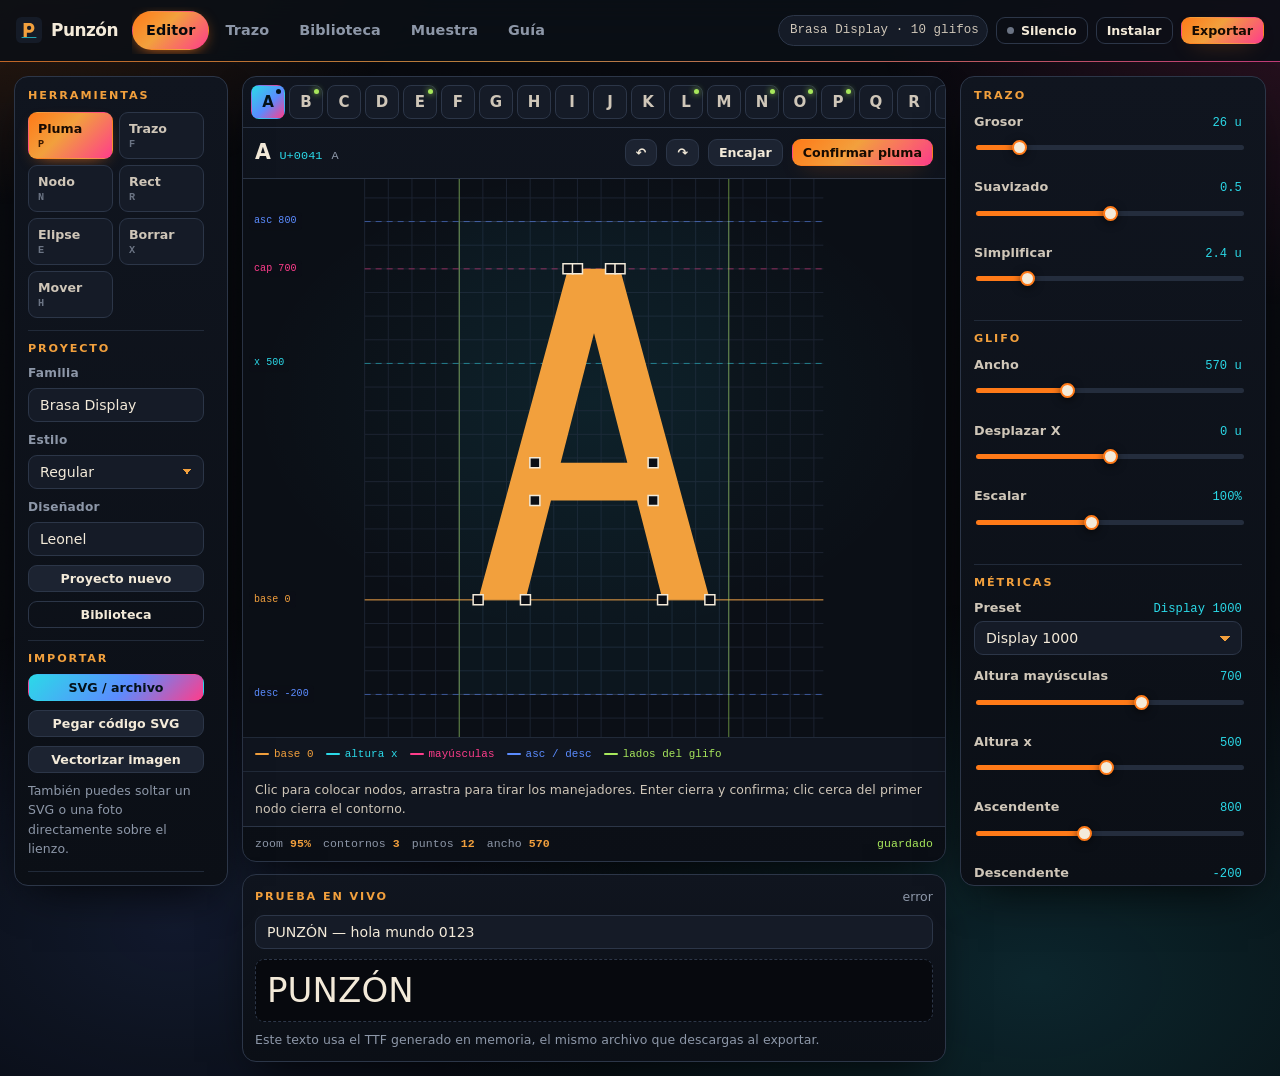
<file: index.html>
<!DOCTYPE html>
<html lang="es">
<head>
<meta charset="utf-8">
<meta name="viewport" content="width=device-width,initial-scale=1,viewport-fit=cover">
<meta name="theme-color" content="#0B0F16">
<meta name="description" content="Editor de glifos: pluma, trazo libre, nodos, vectorización y exportación TTF/WOFF real. Sin dependencias, 100% offline.">
<title>Punzón · Editor</title>
<link rel="manifest" href="manifest.json">
<link rel="icon" href="icon.svg" type="image/svg+xml">
<link rel="apple-touch-icon" href="icon.svg">
<link rel="stylesheet" href="css/base.css">
<link rel="stylesheet" href="css/app.css">
</head>
<body>
<script>
if(location.protocol==='file:'){document.write('<div class="file-guard"><h1 style="font-size:1.4rem;margin-bottom:10px">Sirve Punzón por HTTP</h1><p class="lead">Los módulos ES y el Service Worker necesitan un servidor local. Elige uno:</p><p style="margin-top:14px;font-weight:700;color:#F2A03D">Acode</p><pre>Pulsa el botón ▶ (Run) sobre index.html</pre><p style="margin-top:14px;font-weight:700;color:#F2A03D">Termux</p><pre>cd /sdcard/punzon\npython -m http.server 8080\n# abre http://localhost:8080</pre></div>');}
</script>

<noscript>
  <div class="file-guard">
    <h1 style="font-size:1.3rem;margin-bottom:10px">Punzón necesita JavaScript</h1>
    <p class="lead">El editor dibuja contornos, genera el archivo TTF y guarda tus proyectos en IndexedDB. Todo ocurre en tu dispositivo: nada se sube a ningún servidor.</p>
  </div>
</noscript>

<header class="nav">
  <a class="brand" href="index.html">
    <svg viewBox="0 0 512 512" aria-hidden="true"><rect width="512" height="512" rx="104" fill="#151B27"/><path d="M150 392V120h108c62 0 104 40 104 96s-42 96-104 96h-44v80z" fill="#F2A03D"/><circle cx="258" cy="216" r="42" fill="#151B27"/><path d="M118 404h276" stroke="#2BD9E8" stroke-width="14" stroke-linecap="round"/></svg>
    <span id="brandName">Punzón</span>
  </a>
  <nav class="nav-links" id="navLinks" aria-label="Secciones"></nav>
  <div class="nav-right">
    <span class="pill" id="projPill">cargando…</span>
    <button class="btn sm ghost" id="soundBtn" aria-pressed="false"><span class="dot"></span>Silencio</button>
    <button class="btn sm ghost" id="installBtn" hidden>Instalar</button>
    <button class="btn sm primary" id="exportBtn">Exportar</button>
  </div>
</header>

<main>
  <div class="studio">
    <aside class="card rail tools">
      <section class="ctrl-group">
        <h3 class="ctrl-title">Herramientas</h3>
        <div class="tool-grid" id="toolGrid"></div>
      </section>

      <section class="ctrl-group">
        <h3 class="ctrl-title">Proyecto</h3>
        <div class="col">
          <div class="field"><span>Familia</span><input id="familyInput" maxlength="42" autocomplete="off"></div>
          <div class="field"><span>Estilo</span>
            <select id="styleInput"><option>Regular</option><option>Bold</option><option>Light</option><option>Italic</option><option>Bold Italic</option><option>Black</option></select>
          </div>
          <div class="field"><span>Diseñador</span><input id="designerInput" maxlength="42" autocomplete="off"></div>
          <button class="btn sm block" id="newProjectBtn">Proyecto nuevo</button>
          <button class="btn sm block ghost" id="openLibBtn">Biblioteca</button>
        </div>
      </section>

      <section class="ctrl-group">
        <h3 class="ctrl-title">Importar</h3>
        <div class="col">
          <button class="btn sm block steel" id="importSvgBtn">SVG / archivo</button>
          <button class="btn sm block" id="pasteSvgBtn">Pegar código SVG</button>
          <button class="btn sm block" id="traceBtn">Vectorizar imagen</button>
          <input type="file" id="fileInput" accept=".svg,image/svg+xml,image/png,image/jpeg,image/webp" class="sr">
        </div>
        <p class="tiny muted" style="margin-top:8px">También puedes soltar un SVG o una foto directamente sobre el lienzo.</p>
      </section>

      <section class="ctrl-group">
        <h3 class="ctrl-title">Formas del glifo</h3>
        <div class="obj-list" id="objList"></div>
        <div class="row" style="margin-top:8px">
          <button class="btn sm" id="unionBtn" title="Todas las formas se rellenan como unión">Unir</button>
          <button class="btn sm" id="holeBtn" title="Invierte el sentido: crea un hueco">Hueco</button>
          <button class="btn sm danger" id="clearGlyphBtn">Vaciar</button>
        </div>
        <p class="tiny muted" style="margin-top:8px">Arrastra para reordenar. «Hueco» resta la forma seleccionada: así se abre el interior de O, P o A.</p>
      </section>
    </aside>

    <section class="stage-col">
      <div class="card">
        <div class="charset" id="charset" role="tablist" aria-label="Caracteres"></div>

        <div class="stage-head">
          <div class="stage-title"><b id="glyphChar">A</b><span id="glyphCode">U+0041</span><span id="glyphName">A</span></div>
          <div class="row">
            <button class="btn sm" id="undoBtn" title="Deshacer (Ctrl+Z)" aria-label="Deshacer">↶</button>
            <button class="btn sm" id="redoBtn" title="Rehacer (Ctrl+Y)" aria-label="Rehacer">↷</button>
            <button class="btn sm" id="fitBtn" title="Encajar vista (0)">Encajar</button>
            <button class="btn sm primary" id="commitPenBtn" hidden>Confirmar pluma</button>
          </div>
        </div>

        <div class="stage-wrap">
          <svg id="stage" xmlns="http://www.w3.org/2000/svg" aria-label="Lienzo de glifo">
            <g id="world">
              <g id="gridLayer"></g><g id="guideLayer"></g><g id="ghostLayer"></g>
              <g id="fillLayer"></g><g id="strokeLayer"></g><g id="nodeLayer"></g>
            </g>
          </svg>
          <div class="labels" id="labels"></div>
          <div class="drop" id="dropHint">Suelta el SVG o la imagen aquí</div>
        </div>

        <div class="stage-legend" aria-hidden="true">
          <i class="base">base 0</i>
          <i class="xh">altura x</i>
          <i class="cap">mayúsculas</i>
          <i class="vert">asc / desc</i>
          <i class="side">lados del glifo</i>
        </div>

        <div class="hint-bar" id="toolHint"></div>

        <div class="stage-foot">
          <span>zoom <b id="zoomOut">100%</b></span>
          <span>contornos <b id="cCount">0</b></span>
          <span>puntos <b id="pCount">0</b></span>
          <span>ancho <b id="advOut">600</b></span>
          <span id="saveState">guardado</span>
        </div>
      </div>

      <div class="card preview-strip">
        <div class="row between" style="margin-bottom:9px">
          <h3 class="ctrl-title" style="margin:0">Prueba en vivo</h3>
          <span class="tiny muted" id="liveState">generando…</span>
        </div>
        <input id="liveText" value="PUNZÓN — hola mundo 0123" aria-label="Texto de prueba" autocomplete="off">
        <div class="live" id="liveOut">PUNZÓN</div>
        <p class="tiny muted" style="margin-top:8px">Este texto usa el TTF generado en memoria, el mismo archivo que descargas al exportar.</p>
      </div>
    </section>

    <aside class="card rail inspector" id="inspector" aria-label="Ajustes del glifo y del lienzo"></aside>
  </div>
</main>

<script type="module" src="js/pages/editor.js"></script>
</body>
</html>
</file>
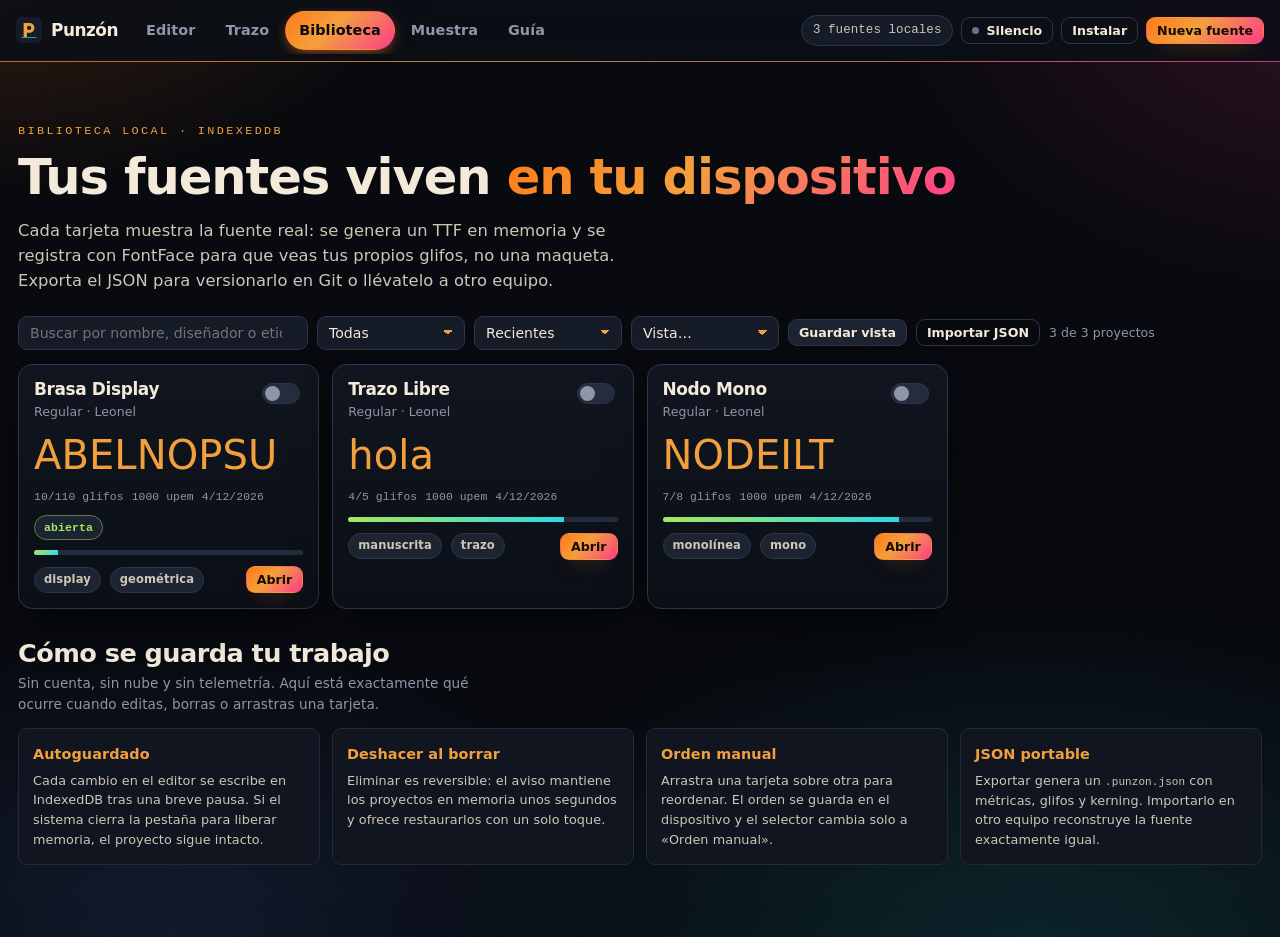
<file: biblioteca.html>
<!DOCTYPE html>
<html lang="es">
<head>
<meta charset="utf-8">
<meta name="viewport" content="width=device-width,initial-scale=1,viewport-fit=cover">
<meta name="theme-color" content="#0B0F16">
<meta name="color-scheme" content="dark">
<meta name="description" content="Biblioteca local de fuentes: busca, filtra, ordena, etiqueta, duplica y exporta tus proyectos como JSON. Todo vive en tu dispositivo.">
<title>Punzón · Biblioteca</title>
<link rel="manifest" href="manifest.json">
<link rel="icon" href="icon.svg" type="image/svg+xml">
<link rel="apple-touch-icon" href="icon.png">
<link rel="stylesheet" href="css/base.css">
<link rel="stylesheet" href="css/app.css">
</head>
<body>
<script>
if(location.protocol==='file:'){document.write('<div class="file-guard"><h1 style="font-size:1.4rem;margin-bottom:10px">Sirve Punzón por HTTP</h1><p class="lead">Los módulos ES y el Service Worker necesitan un servidor local. Elige uno:</p><p style="margin-top:14px;font-weight:700;color:#F2A03D">Acode</p><pre>Pulsa el botón ▶ (Run) sobre index.html</pre><p style="margin-top:14px;font-weight:700;color:#F2A03D">Termux</p><pre>cd /sdcard/punzon\npython -m http.server 8080\n# abre http://localhost:8080</pre></div>');}
</script>

<noscript>
  <div class="file-guard">
    <h1 style="font-size:1.3rem;margin-bottom:10px">Punzón necesita JavaScript</h1>
    <p class="lead">Tus proyectos se guardan en IndexedDB, dentro de este navegador. Sin JavaScript no hay biblioteca que abrir.</p>
  </div>
</noscript>

<header class="nav">
  <a class="brand" href="index.html">
    <svg viewBox="0 0 512 512" aria-hidden="true"><rect width="512" height="512" rx="104" fill="#151B27"/><path d="M150 392V120h108c62 0 104 40 104 96s-42 96-104 96h-44v80z" fill="#F2A03D"/><circle cx="258" cy="216" r="42" fill="#151B27"/><path d="M118 404h276" stroke="#2BD9E8" stroke-width="14" stroke-linecap="round"/></svg>
    <span id="brandName">Punzón</span>
  </a>
  <nav class="nav-links" id="navLinks" aria-label="Secciones"></nav>
  <div class="nav-right">
    <span class="pill" id="projPill">—</span>
    <button class="btn sm ghost" id="soundBtn" aria-pressed="false"><span class="dot"></span>Silencio</button>
    <button class="btn sm ghost" id="installBtn" hidden>Instalar</button>
    <button class="btn sm primary" id="newBtn">Nueva fuente</button>
  </div>
</header>

<main>
  <div class="wrap">
    <section class="hero" data-reveal>
      <p class="eyebrow">Biblioteca local · IndexedDB</p>
      <h1>Tus fuentes viven <em>en tu dispositivo</em></h1>
      <p class="lead">Cada tarjeta muestra la fuente real: se genera un TTF en memoria y se registra con FontFace para que veas tus propios glifos, no una maqueta. Exporta el JSON para versionarlo en Git o llévatelo a otro equipo.</p>
    </section>

    <div class="lib-toolbar" data-reveal>
      <input type="search" id="q" placeholder="Buscar por nombre, diseñador o etiqueta…" aria-label="Buscar proyectos">
      <select id="filter" aria-label="Filtrar proyectos">
        <option value="">Todas</option>
        <option value="drawn">Con glifos</option>
        <option value="empty">Vacías</option>
        <option value="kern">Con kerning</option>
      </select>
      <select id="sort" aria-label="Ordenar proyectos">
        <option value="modified">Recientes</option>
        <option value="name">Nombre A–Z</option>
        <option value="glyphs">Más glifos</option>
        <option value="manual">Orden manual</option>
      </select>
      <select id="view" aria-label="Vistas guardadas"><option value="">Vista…</option></select>
      <button class="btn sm" id="saveView">Guardar vista</button>
      <button class="btn sm ghost" id="importBtn">Importar JSON</button>
      <input type="file" id="fileInput" accept=".json,application/json" class="sr" multiple>
      <span class="tiny muted" id="counter"></span>
    </div>

    <div id="bulk"></div>
    <div class="lib-grid" id="grid"></div>

    <div class="section-head" data-reveal>
      <div>
        <h2>Cómo se guarda tu trabajo</h2>
        <p>Sin cuenta, sin nube y sin telemetría. Aquí está exactamente qué ocurre cuando editas, borras o arrastras una tarjeta.</p>
      </div>
    </div>
    <div class="credits" data-reveal>
      <div class="credit"><b>Autoguardado</b><p>Cada cambio en el editor se escribe en IndexedDB tras una breve pausa. Si el sistema cierra la pestaña para liberar memoria, el proyecto sigue intacto.</p></div>
      <div class="credit"><b>Deshacer al borrar</b><p>Eliminar es reversible: el aviso mantiene los proyectos en memoria unos segundos y ofrece restaurarlos con un solo toque.</p></div>
      <div class="credit"><b>Orden manual</b><p>Arrastra una tarjeta sobre otra para reordenar. El orden se guarda en el dispositivo y el selector cambia solo a «Orden manual».</p></div>
      <div class="credit"><b>JSON portable</b><p>Exportar genera un <code>.punzon.json</code> con métricas, glifos y kerning. Importarlo en otro equipo reconstruye la fuente exactamente igual.</p></div>
    </div>
  </div>
</main>

<script type="module" src="js/pages/biblioteca.js"></script>
</body>
</html>
</file>
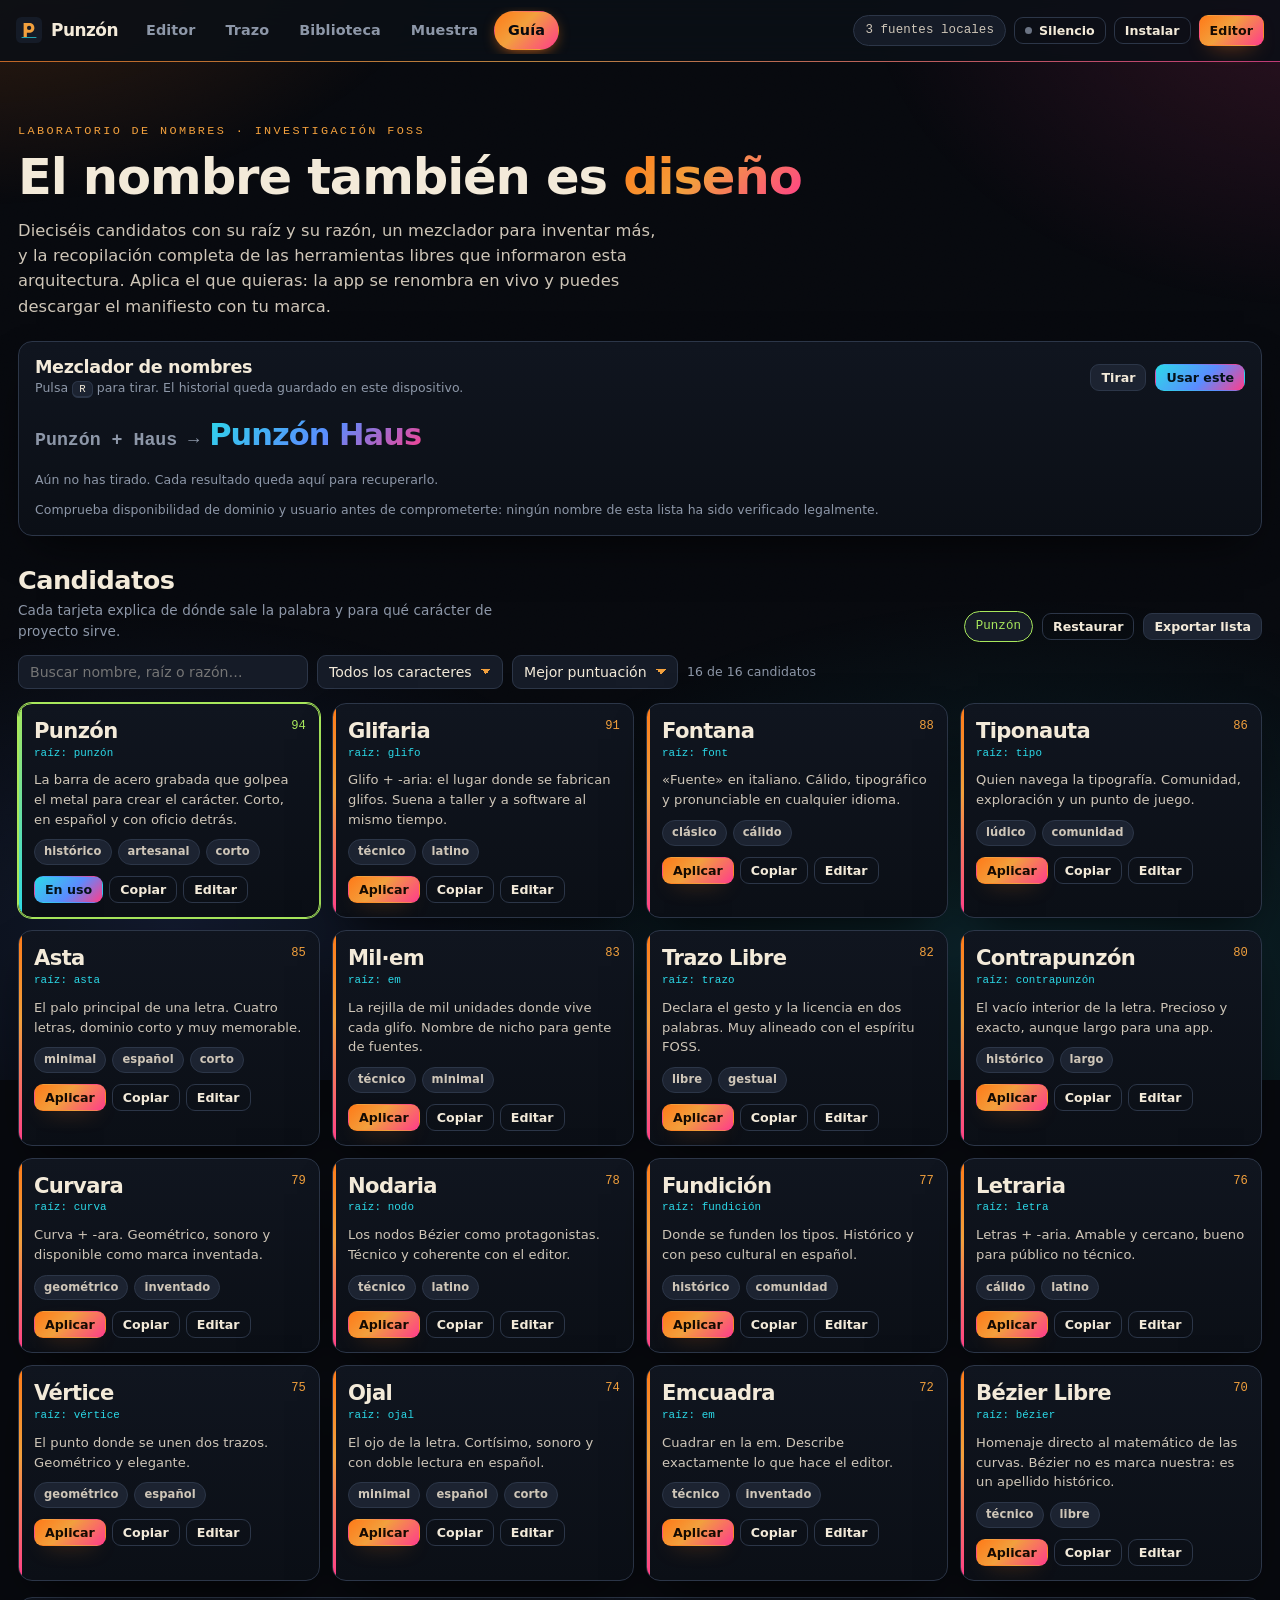
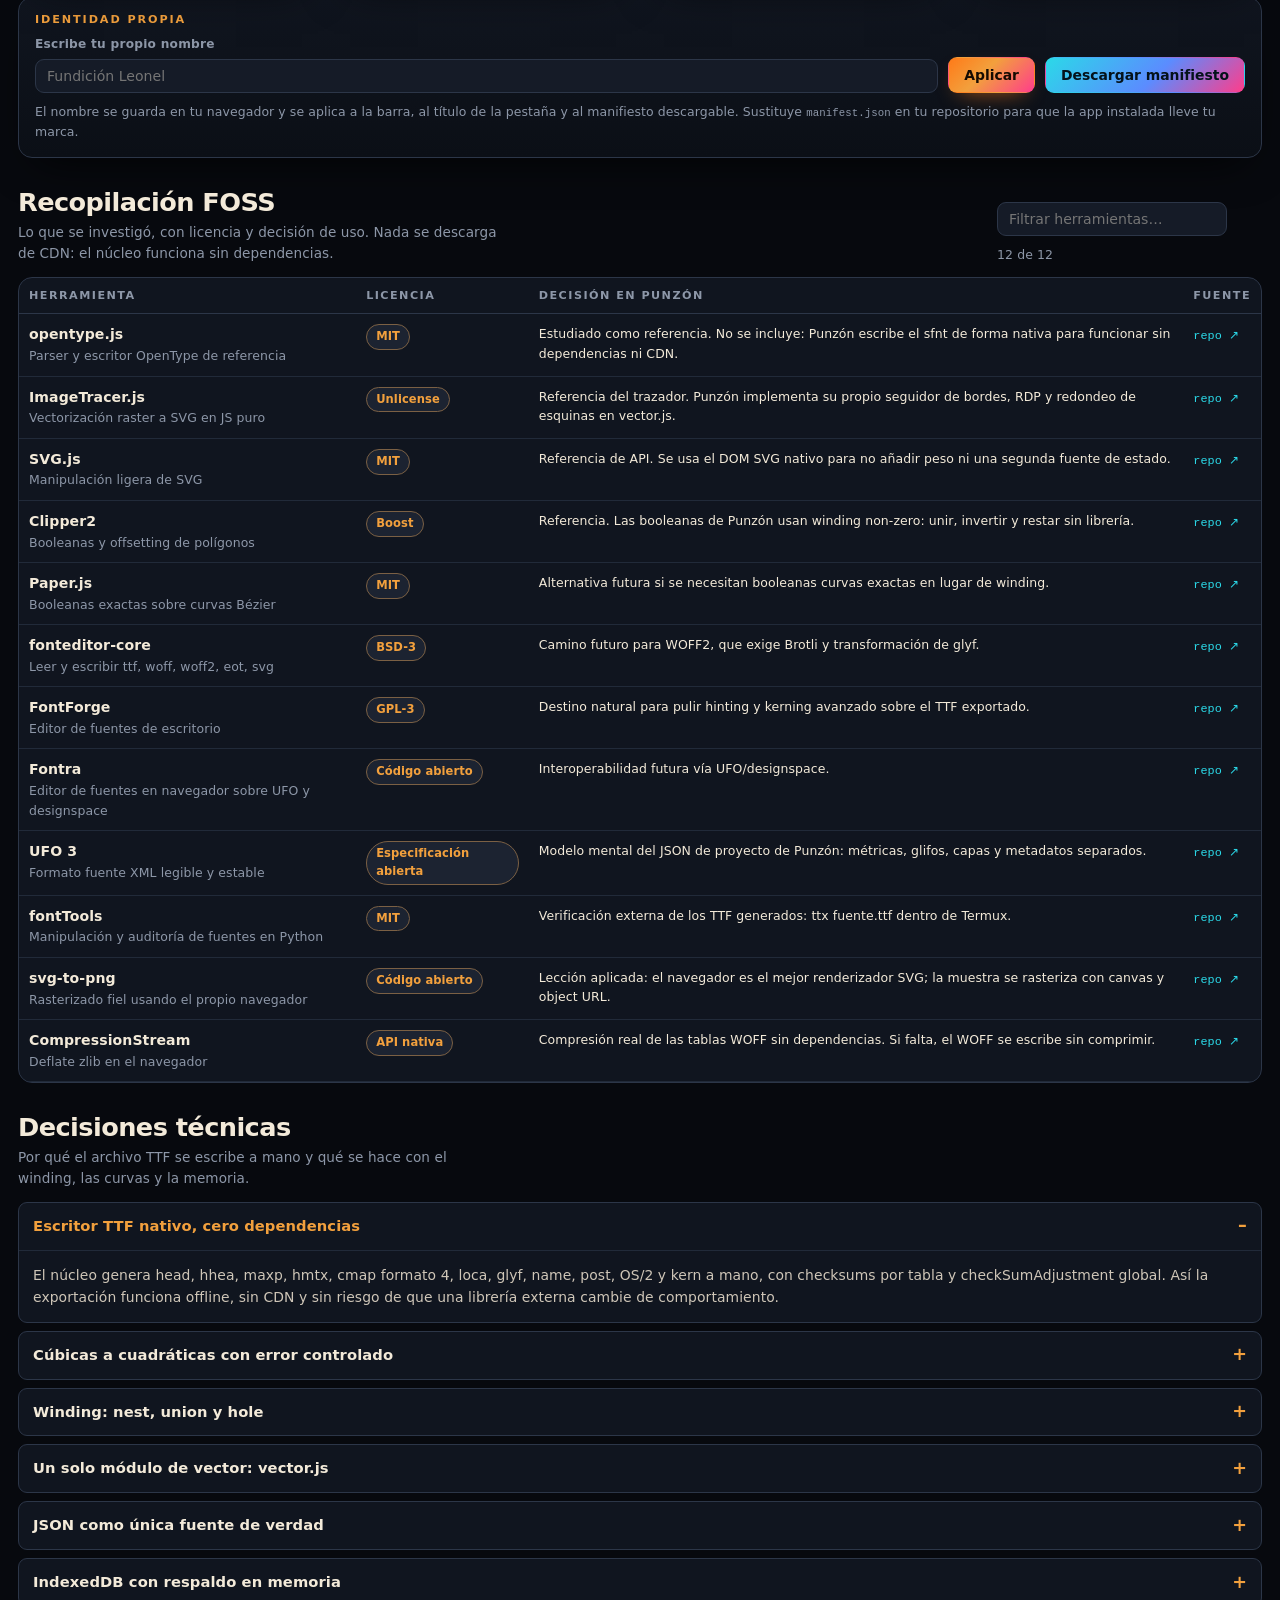
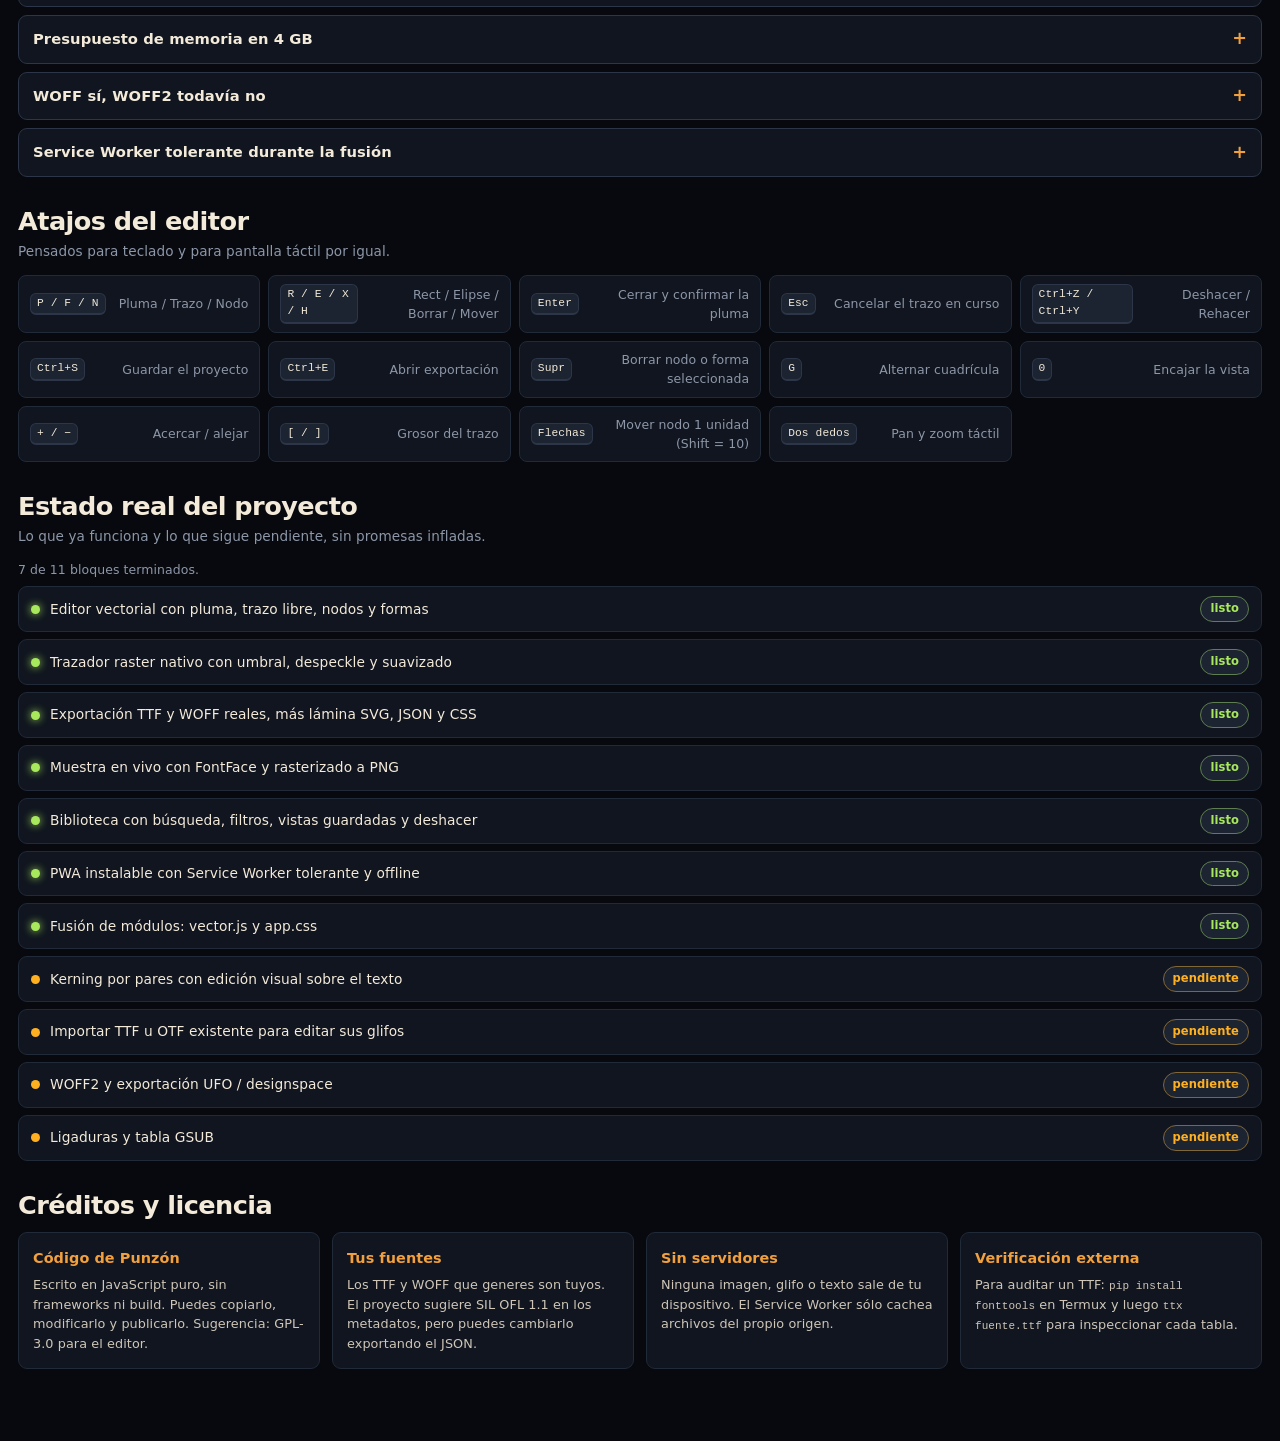
<file: guia.html>
<!DOCTYPE html>
<html lang="es">
<head>
<meta charset="utf-8">
<meta name="viewport" content="width=device-width,initial-scale=1,viewport-fit=cover">
<meta name="theme-color" content="#0B0F16">
<meta name="color-scheme" content="dark">
<meta name="description" content="Laboratorio de nombres para tu estudio tipográfico, recopilación de herramientas FOSS y decisiones técnicas de Punzón.">
<title>Punzón · Guía</title>
<link rel="manifest" href="manifest.json">
<link rel="icon" href="icon.svg" type="image/svg+xml">
<link rel="apple-touch-icon" href="icon.png">
<link rel="stylesheet" href="css/base.css">
<link rel="stylesheet" href="css/app.css">
</head>
<body>
<script>
if(location.protocol==='file:'){document.write('<div class="file-guard"><h1 style="font-size:1.4rem;margin-bottom:10px">Sirve Punzón por HTTP</h1><p class="lead">Los módulos ES y el Service Worker necesitan un servidor local. Elige uno:</p><p style="margin-top:14px;font-weight:700;color:#F2A03D">Acode</p><pre>Pulsa el botón ▶ (Run) sobre index.html</pre><p style="margin-top:14px;font-weight:700;color:#F2A03D">Termux</p><pre>cd /sdcard/punzon\npython -m http.server 8080\n# abre http://localhost:8080</pre></div>');}
</script>

<noscript>
  <div class="file-guard">
    <h1 style="font-size:1.3rem;margin-bottom:10px">Punzón necesita JavaScript</h1>
    <p class="lead">El laboratorio de nombres y la recopilación se construyen desde data/config.json en tu propio navegador.</p>
  </div>
</noscript>

<header class="nav">
  <a class="brand" href="index.html">
    <svg viewBox="0 0 512 512" aria-hidden="true"><rect width="512" height="512" rx="104" fill="#151B27"/><path d="M150 392V120h108c62 0 104 40 104 96s-42 96-104 96h-44v80z" fill="#F2A03D"/><circle cx="258" cy="216" r="42" fill="#151B27"/><path d="M118 404h276" stroke="#2BD9E8" stroke-width="14" stroke-linecap="round"/></svg>
    <span id="brandName">Punzón</span>
  </a>
  <nav class="nav-links" id="navLinks" aria-label="Secciones"></nav>
  <div class="nav-right">
    <span class="pill" id="projPill">—</span>
    <button class="btn sm ghost" id="soundBtn" aria-pressed="false"><span class="dot"></span>Silencio</button>
    <button class="btn sm ghost" id="installBtn" hidden>Instalar</button>
    <a class="btn sm primary" href="index.html">Editor</a>
  </div>
</header>

<main>
  <div class="wrap">
    <section class="hero" data-reveal>
      <p class="eyebrow">Laboratorio de nombres · investigación FOSS</p>
      <h1>El nombre también es <em>diseño</em></h1>
      <p class="lead">Dieciséis candidatos con su raíz y su razón, un mezclador para inventar más, y la recopilación completa de las herramientas libres que informaron esta arquitectura. Aplica el que quieras: la app se renombra en vivo y puedes descargar el manifiesto con tu marca.</p>
    </section>

    <section class="card pad" data-reveal>
      <div class="row between">
        <div>
          <h2 style="font-size:1.1rem">Mezclador de nombres</h2>
          <p class="tiny muted">Pulsa <kbd>R</kbd> para tirar. El historial queda guardado en este dispositivo.</p>
        </div>
        <div class="row">
          <button class="btn sm" id="rollBtn">Tirar</button>
          <button class="btn sm steel" id="useMixBtn">Usar este</button>
        </div>
      </div>
      <div class="mixer" style="margin-top:14px"><span id="mixPre">Glifo</span><span class="out" id="mixOut">Glifaria</span></div>
      <div class="mix-history" id="mixHistory"></div>
      <p class="tiny muted" style="margin-top:10px">Comprueba disponibilidad de dominio y usuario antes de comprometerte: ningún nombre de esta lista ha sido verificado legalmente.</p>
    </section>

    <div class="section-head" data-reveal>
      <div>
        <h2>Candidatos</h2>
        <p>Cada tarjeta explica de dónde sale la palabra y para qué carácter de proyecto sirve.</p>
      </div>
      <div class="row">
        <span class="current-brand" id="currentBrand">Punzón</span>
        <button class="btn sm ghost" id="resetBrand">Restaurar</button>
        <button class="btn sm" id="namesExport">Exportar lista</button>
      </div>
    </div>

    <div class="lib-toolbar" data-reveal>
      <input type="search" id="nq" placeholder="Buscar nombre, raíz o razón…" aria-label="Buscar nombre">
      <select id="ntag" aria-label="Filtrar por carácter"><option value="">Todos los caracteres</option></select>
      <select id="nsort" aria-label="Ordenar nombres">
        <option value="score">Mejor puntuación</option>
        <option value="len">Más corto</option>
        <option value="az">A–Z</option>
      </select>
      <span class="tiny muted" id="nCount"></span>
    </div>

    <div class="name-grid" id="nameGrid"></div>

    <section class="card pad" style="margin-top:16px" data-reveal>
      <h3 class="ctrl-title">Identidad propia</h3>
      <div class="identity">
        <div class="field"><span>Escribe tu propio nombre</span><input id="customName" maxlength="32" placeholder="Fundición Leonel" autocomplete="off"></div>
        <button class="btn primary" id="applyCustom">Aplicar</button>
        <button class="btn steel" id="manifestBtn">Descargar manifiesto</button>
      </div>
      <p class="tiny muted" style="margin-top:9px">El nombre se guarda en tu navegador y se aplica a la barra, al título de la pestaña y al manifiesto descargable. Sustituye <code>manifest.json</code> en tu repositorio para que la app instalada lleve tu marca.</p>
    </section>

    <div class="section-head" data-reveal>
      <div>
        <h2>Recopilación FOSS</h2>
        <p>Lo que se investigó, con licencia y decisión de uso. Nada se descarga de CDN: el núcleo funciona sin dependencias.</p>
      </div>
      <div class="row">
        <input type="search" id="stackQ" placeholder="Filtrar herramientas…" aria-label="Filtrar herramientas" style="max-width:230px">
        <span class="tiny muted" id="stackCount"></span>
      </div>
    </div>
    <div class="table-wrap" data-reveal>
      <table class="table">
        <thead><tr><th>Herramienta</th><th>Licencia</th><th>Decisión en Punzón</th><th>Fuente</th></tr></thead>
        <tbody id="stackBody"></tbody>
      </table>
    </div>

    <div class="section-head" data-reveal>
      <div>
        <h2>Decisiones técnicas</h2>
        <p>Por qué el archivo TTF se escribe a mano y qué se hace con el winding, las curvas y la memoria.</p>
      </div>
    </div>
    <div id="decisions" data-reveal></div>

    <div class="section-head" data-reveal>
      <div><h2>Atajos del editor</h2><p>Pensados para teclado y para pantalla táctil por igual.</p></div>
    </div>
    <div class="keys" id="keys" data-reveal></div>

    <div class="section-head" data-reveal>
      <div><h2>Estado real del proyecto</h2><p>Lo que ya funciona y lo que sigue pendiente, sin promesas infladas.</p></div>
    </div>
    <div class="road" id="road" data-reveal></div>

    <div class="section-head" data-reveal><div><h2>Créditos y licencia</h2></div></div>
    <div class="credits" data-reveal>
      <div class="credit"><b>Código de Punzón</b><p>Escrito en JavaScript puro, sin frameworks ni build. Puedes copiarlo, modificarlo y publicarlo. Sugerencia: GPL-3.0 para el editor.</p></div>
      <div class="credit"><b>Tus fuentes</b><p>Los TTF y WOFF que generes son tuyos. El proyecto sugiere SIL OFL 1.1 en los metadatos, pero puedes cambiarlo exportando el JSON.</p></div>
      <div class="credit"><b>Sin servidores</b><p>Ninguna imagen, glifo o texto sale de tu dispositivo. El Service Worker sólo cachea archivos del propio origen.</p></div>
      <div class="credit"><b>Verificación externa</b><p>Para auditar un TTF: <code>pip install fonttools</code> en Termux y luego <code>ttx fuente.ttf</code> para inspeccionar cada tabla.</p></div>
    </div>
  </div>
</main>

<script type="module">
import { $, el, initShell, toast, download, copy, debounce, slug, reveal } from './js/ui.js';
import * as PR from './js/core/project.js';

const S = { cfg: null, q: '', tag: '', sort: 'score', stackQ: '', mix: null, history: [] };
const VOWELS = 'aeiouáéíóú';

(async function boot() {
  S.cfg = await initShell('guia');
  S.history = (await PR.store.kvGet('mixes')) || [];
  const projects = await PR.store.all();
  $('#projPill').textContent = projects.length ? `${projects.length} fuentes locales` : 'sin proyectos aún';

  const tags = [...new Set(S.cfg.nameCandidates.flatMap((c) => c.tags))].sort((a, b) => a.localeCompare(b, 'es'));
  tags.forEach((t) => $('#ntag').append(el('option', { value: t }, t)));

  bind();
  renderNames();
  renderStack();
  renderDocs();
  roll(true);
  paintHistory();
  paintBrand();
  reveal();
})();

function bind() {
  $('#nq').oninput = debounce((e) => { S.q = e.target.value.toLowerCase().trim(); renderNames(); }, 160);
  $('#ntag').onchange = (e) => { S.tag = e.target.value; renderNames(); };
  $('#nsort').onchange = (e) => { S.sort = e.target.value; renderNames(); };
  $('#stackQ').oninput = debounce((e) => { S.stackQ = e.target.value.toLowerCase().trim(); renderStack(); }, 160);
  $('#rollBtn').onclick = () => roll();
  $('#useMixBtn').onclick = () => { if (S.mix) applyBrand(S.mix.name); };
  $('#resetBrand').onclick = () => {
    try { localStorage.removeItem('punzon.brand'); } catch {}
    paintBrand(); renderNames(); toast(`Nombre restaurado a «${S.cfg.brand.name}».`, 'ok');
  };
  $('#namesExport').onclick = () => {
    download(JSON.stringify({ format: 'punzon.names', version: 1, brand: currentBrand(), candidates: visibleNames(), mixes: S.history }, null, 2),
      `punzon-nombres-${Date.now()}.json`, 'application/json');
  };
  $('#applyCustom').onclick = () => {
    const v = $('#customName').value.trim();
    if (!v) return toast('Escribe un nombre antes de aplicarlo.', 'warn');
    applyBrand(v);
  };
  $('#customName').onkeydown = (e) => { if (e.key === 'Enter') $('#applyCustom').click(); };
  $('#manifestBtn').onclick = () => {
    const name = currentBrand();
    const m = {
      id: `punzon-${slug(name)}`, name: `${name} — estudio de fuentes y vectores`, short_name: name.slice(0, 12),
      description: 'Dibuja, vectoriza y exporta fuentes TTF y WOFF reales desde el navegador. 100% offline, sin dependencias.',
      lang: 'es', dir: 'ltr', start_url: 'index.html', scope: './', display: 'standalone',
      display_override: ['window-controls-overlay', 'standalone', 'minimal-ui'], orientation: 'any',
      background_color: '#07090E', theme_color: '#0B0F16', prefer_related_applications: false,
      categories: ['productivity', 'graphics', 'developer'],
      icons: [
        { src: 'icon.png', sizes: '512x512', type: 'image/png', purpose: 'any' },
        { src: 'icon.png', sizes: '512x512', type: 'image/png', purpose: 'maskable' },
        { src: 'icon.svg', sizes: 'any', type: 'image/svg+xml', purpose: 'any' }
      ],
      shortcuts: [
        { name: 'Editor de glifos', short_name: 'Editor', url: 'index.html' },
        { name: 'Vectorizar imagen', short_name: 'Trazo', url: 'trazo.html' },
        { name: 'Biblioteca de fuentes', short_name: 'Biblioteca', url: 'biblioteca.html' },
        { name: 'Muestra tipográfica', short_name: 'Muestra', url: 'muestra.html' }
      ]
    };
    download(JSON.stringify(m, null, 2), 'manifest.json', 'application/manifest+json');
    toast('Manifiesto descargado. Sustituye el del repositorio para instalar con tu marca.', 'ok', 6000);
  };
  document.addEventListener('keydown', (e) => {
    if (e.target.matches('input,textarea,select')) return;
    if (e.key.toLowerCase() === 'r' && !e.ctrlKey && !e.metaKey) { e.preventDefault(); roll(); }
  });
}

const currentBrand = () => { try { return localStorage.getItem('punzon.brand') || S.cfg.brand.name; } catch { return S.cfg.brand.name; } };

function paintBrand() {
  const b = currentBrand();
  $('#brandName').textContent = b;
  $('#currentBrand').textContent = b;
  document.title = `${b} · Guía`;
}
function applyBrand(name) {
  try { localStorage.setItem('punzon.brand', name); } catch {}
  paintBrand(); renderNames();
  toast(`Ahora la app se llama «${name}». Se aplicó a la barra y al título.`, 'ok', 5200);
}

function visibleNames() {
  let list = S.cfg.nameCandidates.slice();
  if (S.q) list = list.filter((c) => `${c.name} ${c.root} ${c.why} ${c.tags.join(' ')}`.toLowerCase().includes(S.q));
  if (S.tag) list = list.filter((c) => c.tags.includes(S.tag));
  const by = {
    score: (a, b) => b.score - a.score,
    len: (a, b) => a.name.length - b.name.length || b.score - a.score,
    az: (a, b) => a.name.localeCompare(b.name, 'es')
  };
  return list.sort(by[S.sort]);
}
function renderNames() {
  const host = $('#nameGrid'); host.innerHTML = '';
  const list = visibleNames();
  const brand = currentBrand();
  $('#nCount').textContent = `${list.length} de ${S.cfg.nameCandidates.length} candidatos`;
  if (!list.length) {
    host.append(el('div', { class: 'empty', style: 'grid-column:1/-1' }, 'Ningún candidato coincide. Prueba el mezclador o escribe el tuyo abajo.'));
    return;
  }
  for (const c of list) {
    const active = c.name === brand;
    host.append(el('article', { class: `card name-card ${active ? 'active' : ''}` },
      el('span', { class: 'score' }, String(c.score)),
      el('h3', {}, c.name),
      el('div', { class: 'root' }, `raíz: ${c.root}`),
      el('p', {}, c.why),
      el('div', { class: 'row' }, ...c.tags.map((t) => el('span', { class: 'tag' }, t))),
      el('div', { class: 'row', style: 'margin-top:11px' },
        el('button', { class: `btn sm ${active ? 'steel' : 'primary'}`, onclick: () => applyBrand(c.name) }, active ? 'En uso' : 'Aplicar'),
        el('button', { class: 'btn sm ghost', onclick: () => copy(c.name) }, 'Copiar'),
        el('button', { class: 'btn sm ghost', onclick: () => { $('#customName').value = c.name; $('#customName').focus(); } }, 'Editar')
      )
    ));
  }
}

function join(prefix, suffix) {
  if (suffix[0] !== suffix[0].toLowerCase()) return `${prefix} ${suffix}`;
  const last = prefix.slice(-1).toLowerCase();
  if (VOWELS.includes(last) && VOWELS.includes(suffix[0].toLowerCase())) return prefix.slice(0, -1) + suffix;
  return prefix + suffix;
}
function roll(silent) {
  const { prefix, suffix } = S.cfg.nameParts;
  const p = prefix[Math.floor(Math.random() * prefix.length)];
  const s = suffix[Math.floor(Math.random() * suffix.length)];
  const name = join(p, s);
  S.mix = { prefix: p, suffix: s, name };
  const out = $('#mixOut');
  out.classList.add('roll');
  setTimeout(() => {
    $('#mixPre').textContent = `${p} + ${s} →`;
    out.textContent = name;
    out.classList.remove('roll');
  }, 130);
  if (!silent) {
    S.history = [{ name, prefix: p, suffix: s }, ...S.history.filter((h) => h.name !== name)].slice(0, 12);
    PR.store.kvSet('mixes', S.history);
    paintHistory();
  }
}
function paintHistory() {
  const host = $('#mixHistory'); host.innerHTML = '';
  if (!S.history.length) { host.append(el('span', { class: 'tiny muted' }, 'Aún no has tirado. Cada resultado queda aquí para recuperarlo.')); return; }
  host.append(el('span', { class: 'tiny muted', style: 'align-self:center' }, 'Historial:'));
  for (const h of S.history) host.append(el('button', { class: 'mix-chip', title: `${h.prefix} + ${h.suffix}`, onclick: () => applyBrand(h.name) }, h.name));
}

function renderStack() {
  const body = $('#stackBody'); body.innerHTML = '';
  const list = S.cfg.stack.filter((s) => !S.stackQ || `${s.name} ${s.license} ${s.role} ${s.use}`.toLowerCase().includes(S.stackQ));
  $('#stackCount').textContent = `${list.length} de ${S.cfg.stack.length}`;
  if (!list.length) { body.append(el('tr', {}, el('td', { colspan: 4, class: 'muted' }, 'Ninguna herramienta coincide con el filtro.'))); return; }
  for (const s of list) {
    body.append(el('tr', {},
      el('td', {}, el('b', {}, s.name), el('div', { class: 'tiny muted' }, s.role)),
      el('td', {}, el('span', { class: 'tag brass' }, s.license)),
      el('td', { class: 'tiny' }, s.use),
      el('td', {}, el('a', { href: s.url, target: '_blank', rel: 'noopener noreferrer' }, 'repo ↗'))
    ));
  }
}

function renderDocs() {
  const dec = $('#decisions'); dec.innerHTML = '';
  S.cfg.decisions.forEach((d, i) => dec.append(el('details', { class: 'acc', open: i === 0 },
    el('summary', {}, d.t), el('div', { class: 'acc-body' }, d.d))));

  const keys = $('#keys'); keys.innerHTML = '';
  S.cfg.shortcuts.forEach(([k, v]) => keys.append(el('div', { class: 'key-row' }, el('kbd', {}, k), el('span', { class: 'muted tiny' }, v))));

  const road = $('#road'); road.innerHTML = '';
  const done = S.cfg.roadmap.filter((r) => r.state === 'hecho').length;
  road.append(el('p', { class: 'tiny muted' }, `${done} de ${S.cfg.roadmap.length} bloques terminados.`));
  S.cfg.roadmap.forEach((r) => road.append(el('div', { class: `road-item ${r.state}` },
    el('span', { class: 'dot' }), el('span', {}, r.t),
    el('span', { class: `tag ${r.state === 'hecho' ? 'acid' : 'warn'}` }, r.state === 'hecho' ? 'listo' : 'pendiente'))));
}
</script>
</body>
</html>
</file>
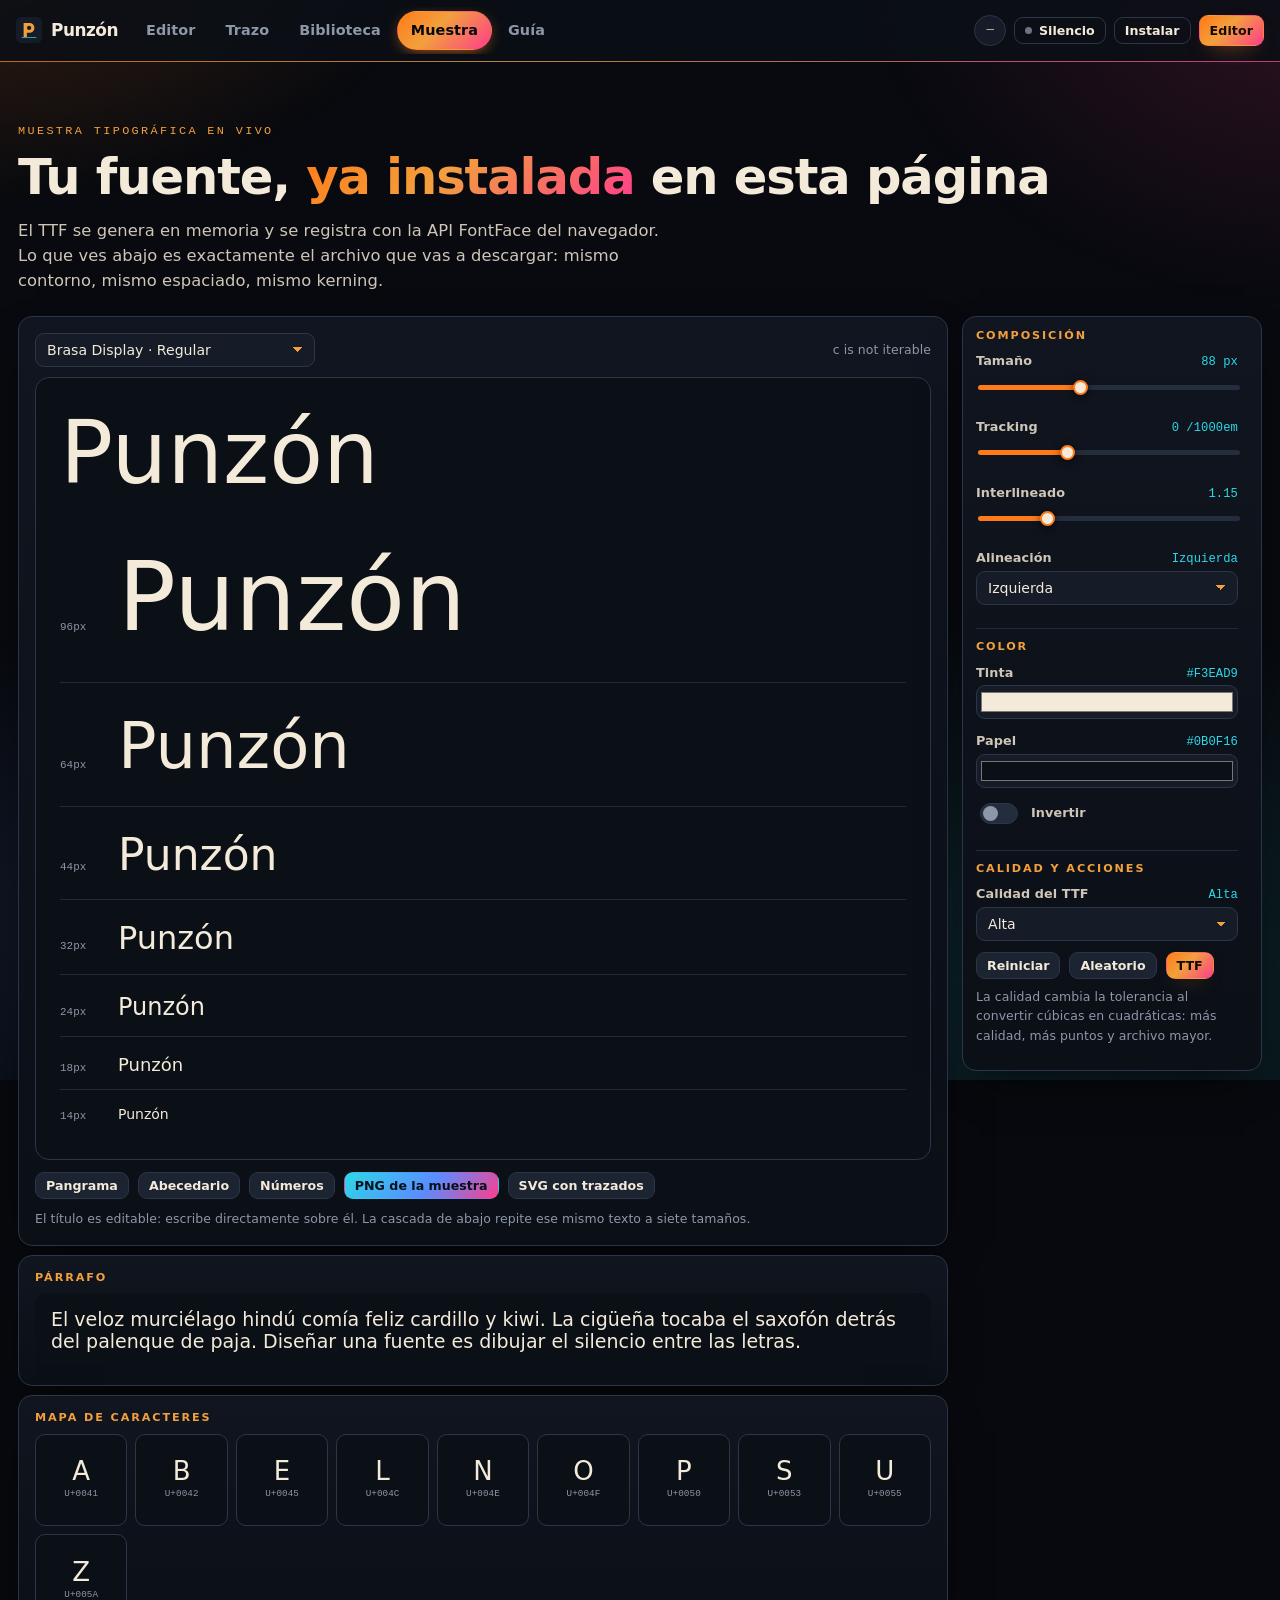
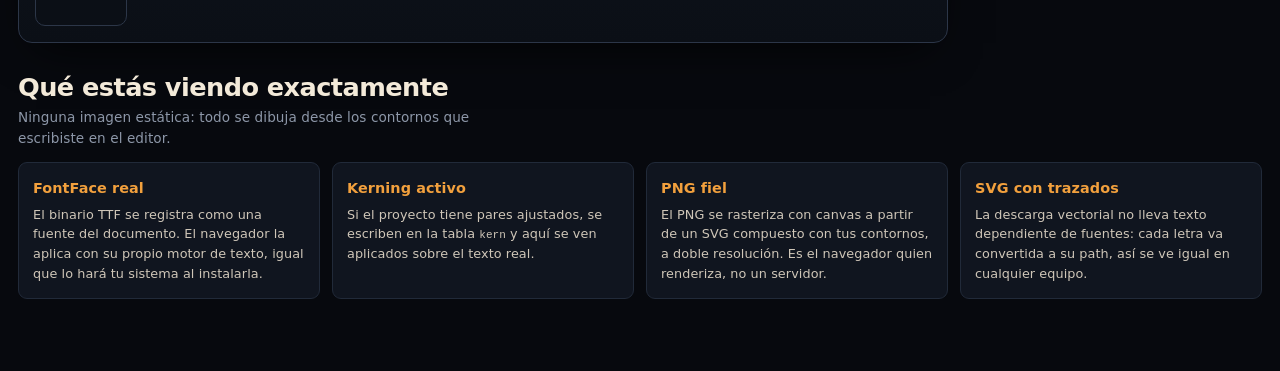
<file: muestra.html>
<!DOCTYPE html>
<html lang="es">
<head>
<meta charset="utf-8">
<meta name="viewport" content="width=device-width,initial-scale=1,viewport-fit=cover">
<meta name="theme-color" content="#0B0F16">
<meta name="color-scheme" content="dark">
<meta name="description" content="Muestra tipográfica en vivo: tu TTF generado se registra con FontFace y se prueba en cascada, párrafo y mapa de caracteres. Exporta PNG o SVG con trazados.">
<title>Punzón · Muestra</title>
<link rel="manifest" href="manifest.json">
<link rel="icon" href="icon.svg" type="image/svg+xml">
<link rel="apple-touch-icon" href="icon.png">
<link rel="stylesheet" href="css/base.css">
<link rel="stylesheet" href="css/app.css">
</head>
<body>
<script>
if(location.protocol==='file:'){document.write('<div class="file-guard"><h1 style="font-size:1.4rem;margin-bottom:10px">Sirve Punzón por HTTP</h1><p class="lead">Los módulos ES y el Service Worker necesitan un servidor local. Elige uno:</p><p style="margin-top:14px;font-weight:700;color:#F2A03D">Acode</p><pre>Pulsa el botón ▶ (Run) sobre index.html</pre><p style="margin-top:14px;font-weight:700;color:#F2A03D">Termux</p><pre>cd /sdcard/punzon\npython -m http.server 8080\n# abre http://localhost:8080</pre></div>');}
</script>

<noscript>
  <div class="file-guard">
    <h1 style="font-size:1.3rem;margin-bottom:10px">Punzón necesita JavaScript</h1>
    <p class="lead">La muestra construye un archivo TTF en memoria y lo registra como fuente del navegador. Sin JavaScript no hay nada que probar.</p>
  </div>
</noscript>

<header class="nav">
  <a class="brand" href="index.html">
    <svg viewBox="0 0 512 512" aria-hidden="true"><rect width="512" height="512" rx="104" fill="#151B27"/><path d="M150 392V120h108c62 0 104 40 104 96s-42 96-104 96h-44v80z" fill="#F2A03D"/><circle cx="258" cy="216" r="42" fill="#151B27"/><path d="M118 404h276" stroke="#2BD9E8" stroke-width="14" stroke-linecap="round"/></svg>
    <span id="brandName">Punzón</span>
  </a>
  <nav class="nav-links" id="navLinks" aria-label="Secciones"></nav>
  <div class="nav-right">
    <span class="pill" id="projPill">—</span>
    <button class="btn sm ghost" id="soundBtn" aria-pressed="false"><span class="dot"></span>Silencio</button>
    <button class="btn sm ghost" id="installBtn" hidden>Instalar</button>
    <a class="btn sm primary" href="index.html">Editor</a>
  </div>
</header>

<main>
  <div class="wrap">
    <section class="hero" data-reveal>
      <p class="eyebrow">Muestra tipográfica en vivo</p>
      <h1>Tu fuente, <em>ya instalada</em> en esta página</h1>
      <p class="lead">El TTF se genera en memoria y se registra con la API FontFace del navegador. Lo que ves abajo es exactamente el archivo que vas a descargar: mismo contorno, mismo espaciado, mismo kerning.</p>
    </section>

    <div class="lab">
      <div class="col">
        <div class="card pad" data-reveal>
          <div class="row between" style="margin-bottom:10px">
            <select id="projSel" aria-label="Proyecto que se está probando" style="max-width:280px"></select>
            <span class="tiny muted" id="fontState">—</span>
          </div>
          <div class="specimen" id="specimen">
            <div class="spec-line" id="bigLine" contenteditable="true" spellcheck="false" role="textbox" aria-label="Texto de la muestra">Punzón</div>
            <div class="waterfall" id="waterfall"></div>
          </div>
          <div class="row" style="margin-top:12px">
            <button class="btn sm" id="pangramBtn">Pangrama</button>
            <button class="btn sm" id="abcBtn">Abecedario</button>
            <button class="btn sm" id="numsBtn">Números</button>
            <button class="btn sm steel" id="pngBtn">PNG de la muestra</button>
            <button class="btn sm" id="svgBtn">SVG con trazados</button>
          </div>
          <p class="tiny muted" style="margin-top:10px">El título es editable: escribe directamente sobre él. La cascada de abajo repite ese mismo texto a siete tamaños.</p>
        </div>

        <div class="card pad" data-reveal>
          <h3 class="ctrl-title">Párrafo</h3>
          <div id="para"></div>
        </div>

        <div class="card pad" data-reveal>
          <h3 class="ctrl-title">Mapa de caracteres</h3>
          <div class="glyph-grid" id="map"></div>
        </div>
      </div>

      <aside class="card rail inspector" id="controls" data-reveal aria-label="Ajustes de composición"></aside>
    </div>

    <div class="section-head" data-reveal>
      <div>
        <h2>Qué estás viendo exactamente</h2>
        <p>Ninguna imagen estática: todo se dibuja desde los contornos que escribiste en el editor.</p>
      </div>
    </div>
    <div class="credits" data-reveal>
      <div class="credit"><b>FontFace real</b><p>El binario TTF se registra como una fuente del documento. El navegador la aplica con su propio motor de texto, igual que lo hará tu sistema al instalarla.</p></div>
      <div class="credit"><b>Kerning activo</b><p>Si el proyecto tiene pares ajustados, se escriben en la tabla <code>kern</code> y aquí se ven aplicados sobre el texto real.</p></div>
      <div class="credit"><b>PNG fiel</b><p>El PNG se rasteriza con canvas a partir de un SVG compuesto con tus contornos, a doble resolución. Es el navegador quien renderiza, no un servidor.</p></div>
      <div class="credit"><b>SVG con trazados</b><p>La descarga vectorial no lleva texto dependiente de fuentes: cada letra va convertida a su path, así se ve igual en cualquier equipo.</p></div>
    </div>
  </div>
</main>

<script type="module" src="js/pages/muestra.js"></script>
</body>
</html>
</file>
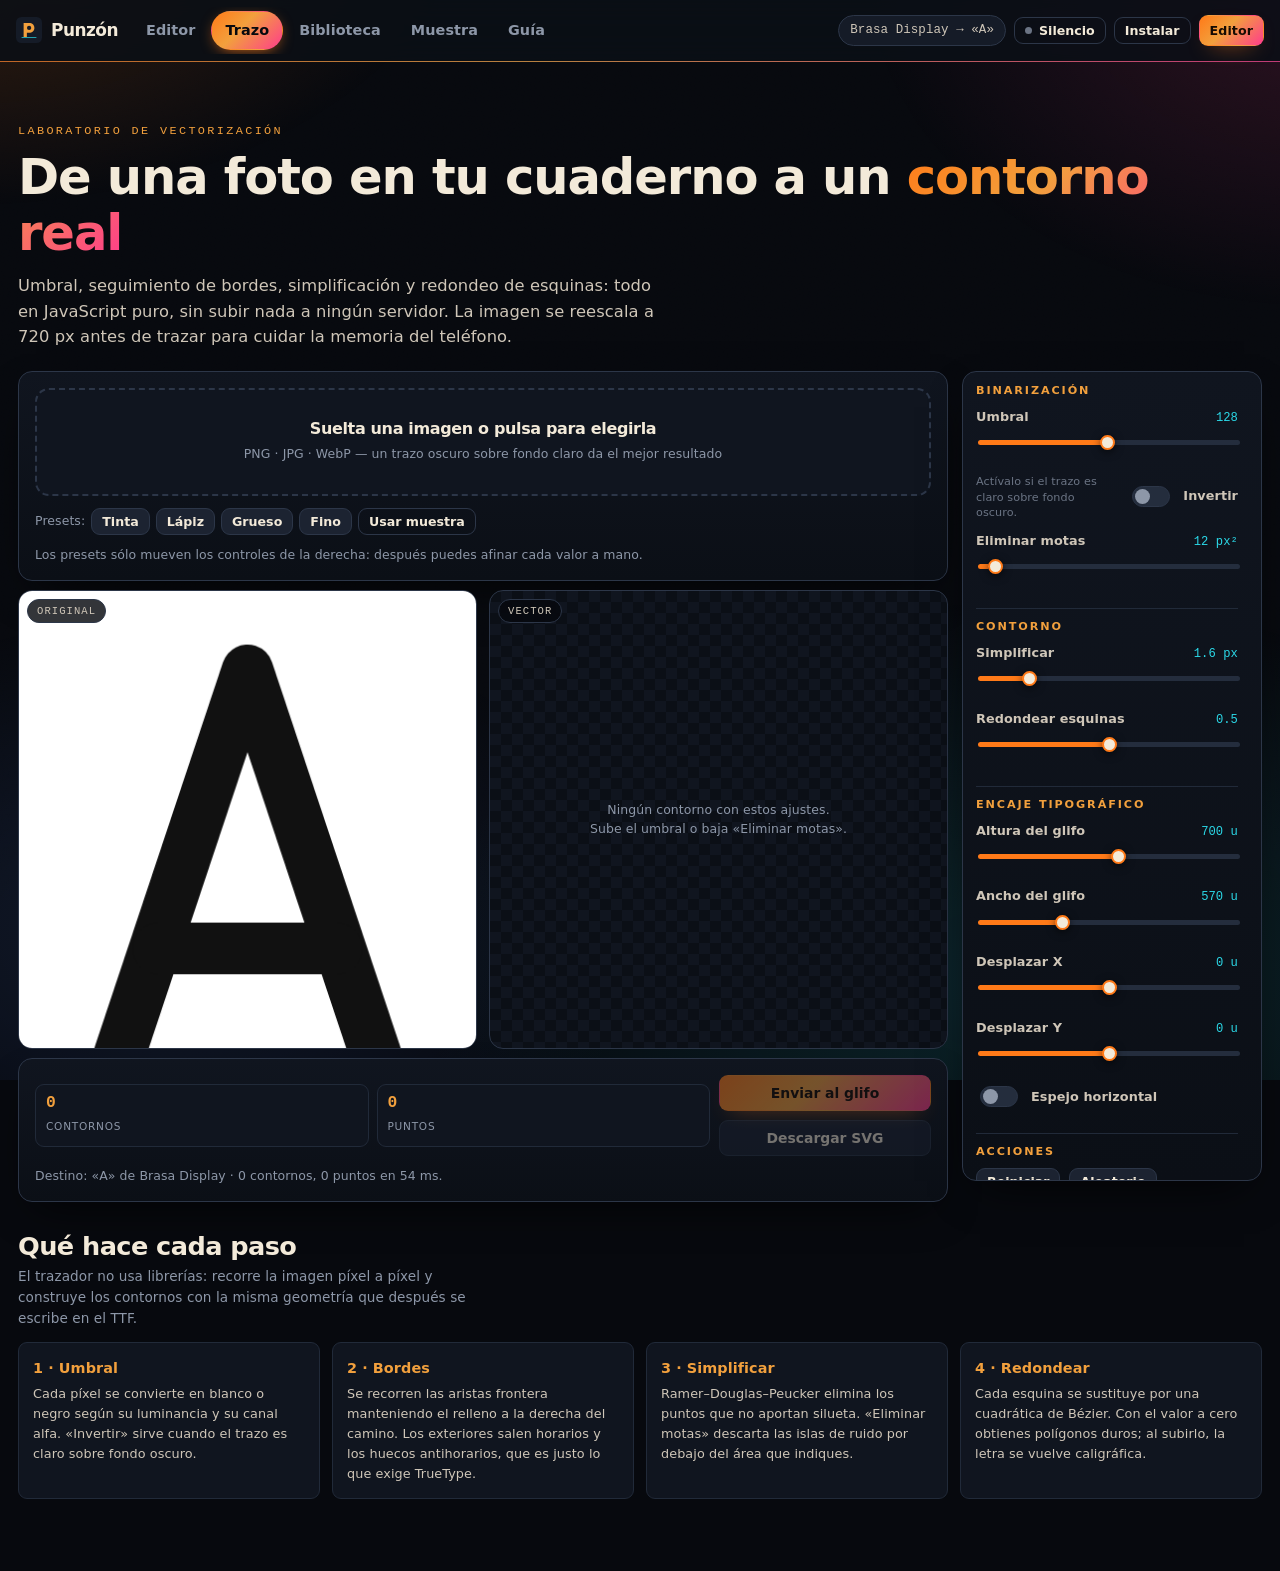
<file: trazo.html>
<!DOCTYPE html>
<html lang="es">
<head>
<meta charset="utf-8">
<meta name="viewport" content="width=device-width,initial-scale=1,viewport-fit=cover">
<meta name="theme-color" content="#0B0F16">
<meta name="color-scheme" content="dark">
<meta name="description" content="Laboratorio de vectorización: convierte una foto o un PNG en contornos de fuente reales. Umbral, despeckle, simplificación y redondeo, todo en el navegador.">
<title>Punzón · Trazo</title>
<link rel="manifest" href="manifest.json">
<link rel="icon" href="icon.svg" type="image/svg+xml">
<link rel="apple-touch-icon" href="icon.png">
<link rel="stylesheet" href="css/base.css">
<link rel="stylesheet" href="css/app.css">
</head>
<body>
<script>
if(location.protocol==='file:'){document.write('<div class="file-guard"><h1 style="font-size:1.4rem;margin-bottom:10px">Sirve Punzón por HTTP</h1><p class="lead">Los módulos ES y el Service Worker necesitan un servidor local. Elige uno:</p><p style="margin-top:14px;font-weight:700;color:#F2A03D">Acode</p><pre>Pulsa el botón ▶ (Run) sobre index.html</pre><p style="margin-top:14px;font-weight:700;color:#F2A03D">Termux</p><pre>cd /sdcard/punzon\npython -m http.server 8080\n# abre http://localhost:8080</pre></div>');}
</script>

<noscript>
  <div class="file-guard">
    <h1 style="font-size:1.3rem;margin-bottom:10px">Punzón necesita JavaScript</h1>
    <p class="lead">El trazador recorre los píxeles de tu imagen y los convierte en contornos vectoriales dentro de esta pestaña. Ninguna imagen se sube a ningún servidor.</p>
  </div>
</noscript>

<header class="nav">
  <a class="brand" href="index.html">
    <svg viewBox="0 0 512 512" aria-hidden="true"><rect width="512" height="512" rx="104" fill="#151B27"/><path d="M150 392V120h108c62 0 104 40 104 96s-42 96-104 96h-44v80z" fill="#F2A03D"/><circle cx="258" cy="216" r="42" fill="#151B27"/><path d="M118 404h276" stroke="#2BD9E8" stroke-width="14" stroke-linecap="round"/></svg>
    <span id="brandName">Punzón</span>
  </a>
  <nav class="nav-links" id="navLinks" aria-label="Secciones"></nav>
  <div class="nav-right">
    <span class="pill" id="projPill">—</span>
    <button class="btn sm ghost" id="soundBtn" aria-pressed="false"><span class="dot"></span>Silencio</button>
    <button class="btn sm ghost" id="installBtn" hidden>Instalar</button>
    <a class="btn sm primary" href="index.html">Editor</a>
  </div>
</header>

<main>
  <div class="wrap">
    <section class="hero" data-reveal>
      <p class="eyebrow">Laboratorio de vectorización</p>
      <h1>De una foto en tu cuaderno a un <em>contorno real</em></h1>
      <p class="lead">Umbral, seguimiento de bordes, simplificación y redondeo de esquinas: todo en JavaScript puro, sin subir nada a ningún servidor. La imagen se reescala a 720 px antes de trazar para cuidar la memoria del teléfono.</p>
    </section>

    <div class="lab">
      <div class="col">
        <div class="card pad" data-reveal>
          <div class="dropzone" id="dropzone" tabindex="0" role="button" aria-label="Cargar imagen para vectorizar">
            <h3>Suelta una imagen o pulsa para elegirla</h3>
            <p class="tiny muted">PNG · JPG · WebP — un trazo oscuro sobre fondo claro da el mejor resultado</p>
            <input type="file" id="fileInput" accept="image/png,image/jpeg,image/webp" class="sr">
          </div>
          <div class="presets" style="margin-top:12px">
            <span class="tiny muted" style="align-self:center">Presets:</span>
            <button class="btn sm" data-preset="tinta">Tinta</button>
            <button class="btn sm" data-preset="lapiz">Lápiz</button>
            <button class="btn sm" data-preset="grueso">Grueso</button>
            <button class="btn sm" data-preset="fino">Fino</button>
            <button class="btn sm ghost" id="demoBtn">Usar muestra</button>
          </div>
          <p class="tiny muted" style="margin-top:10px">Los presets sólo mueven los controles de la derecha: después puedes afinar cada valor a mano.</p>
        </div>

        <div class="lab-views" data-reveal>
          <div class="view"><span class="view-label">original</span><canvas id="srcView"></canvas></div>
          <div class="view"><span class="view-label">vector</span><div id="vecView"></div></div>
        </div>

        <div class="card pad" data-reveal>
          <div class="row between">
            <div class="metrics-mini" style="flex:1">
              <div class="stat"><b id="cCount">0</b><span>contornos</span></div>
              <div class="stat"><b id="pCount">0</b><span>puntos</span></div>
            </div>
            <div class="col" style="min-width:212px">
              <button class="btn primary block" id="sendBtn" disabled>Enviar al glifo</button>
              <button class="btn block" id="svgBtn" disabled>Descargar SVG</button>
            </div>
          </div>
          <p class="tiny muted" id="targetInfo" style="margin-top:10px"></p>
        </div>
      </div>

      <aside class="card rail inspector" id="controls" data-reveal aria-label="Ajustes del trazado"></aside>
    </div>

    <div class="section-head" data-reveal>
      <div>
        <h2>Qué hace cada paso</h2>
        <p>El trazador no usa librerías: recorre la imagen píxel a píxel y construye los contornos con la misma geometría que después se escribe en el TTF.</p>
      </div>
    </div>
    <div class="credits" data-reveal>
      <div class="credit"><b>1 · Umbral</b><p>Cada píxel se convierte en blanco o negro según su luminancia y su canal alfa. «Invertir» sirve cuando el trazo es claro sobre fondo oscuro.</p></div>
      <div class="credit"><b>2 · Bordes</b><p>Se recorren las aristas frontera manteniendo el relleno a la derecha del camino. Los exteriores salen horarios y los huecos antihorarios, que es justo lo que exige TrueType.</p></div>
      <div class="credit"><b>3 · Simplificar</b><p>Ramer–Douglas–Peucker elimina los puntos que no aportan silueta. «Eliminar motas» descarta las islas de ruido por debajo del área que indiques.</p></div>
      <div class="credit"><b>4 · Redondear</b><p>Cada esquina se sustituye por una cuadrática de Bézier. Con el valor a cero obtienes polígonos duros; al subirlo, la letra se vuelve caligráfica.</p></div>
    </div>
  </div>
</main>

<script type="module" src="js/pages/trazo.js"></script>
</body>
</html>
</file>
<file: css/base.css>
:root{
  --ink-950:#07090E; --ink-900:#0B0F16; --ink-850:#10151F; --ink-800:#151B27; --ink-750:#1C2331; --ink-700:#242D3D;
  --line:#2C3648; --line-soft:#212A39;
  --paper:#F3EAD9; --paper-dim:#CFC6B8; --mute:#8D97A8; --mute-2:#6B7484;
  --brass:#F2A03D; --brass-hot:#FF7A18; --brass-deep:#B96A12;
  --cyan:#2BD9E8; --blue:#5B8CFF; --magenta:#FF3D8B; --acid:#A8E85C;
  --ok:#7FD84C; --warn:#FFB020; --danger:#FF4D5E; --info:#5B8CFF;
  --grad-molten:linear-gradient(135deg,#FF7A18,#F2A03D 42%,#FF3D8B);
  --grad-steel:linear-gradient(135deg,#2BD9E8,#5B8CFF 55%,#FF3D8B);
  --grad-acid:linear-gradient(135deg,#A8E85C,#2BD9E8);
  --nav-h:62px; --r:14px; --r-sm:9px;
  --sans:system-ui,-apple-system,"Segoe UI",Roboto,sans-serif;
  --mono:ui-monospace,"SF Mono",Menlo,Consolas,monospace;
  --shadow:0 18px 44px -18px rgba(0,0,0,.85);
}
*{box-sizing:border-box}
html,body{margin:0;padding:0}
html{scroll-behavior:smooth;scroll-padding-top:calc(var(--nav-h) + 18px);-webkit-text-size-adjust:100%}
body{
  font-family:var(--sans); background:var(--ink-950); color:var(--paper);
  min-height:100vh; overflow-x:hidden; line-height:1.55; letter-spacing:.005em;
}
body::before{
  content:""; position:fixed; inset:-20%; z-index:-2; pointer-events:none;
  background:
    radial-gradient(46% 40% at 12% 6%, rgba(255,122,24,.22), transparent 62%),
    radial-gradient(40% 42% at 88% 12%, rgba(255,61,139,.16), transparent 64%),
    radial-gradient(52% 46% at 72% 92%, rgba(43,217,232,.14), transparent 66%),
    radial-gradient(40% 38% at 24% 88%, rgba(91,140,255,.13), transparent 66%);
  animation:drift 34s ease-in-out infinite alternate;
}
body::after{
  content:""; position:fixed; inset:0; z-index:-1; pointer-events:none; opacity:.05; mix-blend-mode:overlay;
  background-image:url("data:image/svg+xml,%3Csvg xmlns='http://www.w3.org/2000/svg' width='160' height='160'%3E%3Cfilter id='n'%3E%3CfeTurbulence type='fractalNoise' baseFrequency='.85' numOctaves='3'/%3E%3C/filter%3E%3Crect width='160' height='160' filter='url(%23n)'/%3E%3C/svg%3E");
}
@keyframes drift{0%{transform:translate3d(0,0,0) scale(1)}100%{transform:translate3d(-3%,2%,0) scale(1.08)}}
@media (prefers-reduced-motion:reduce){*{animation-duration:.001s!important;transition-duration:.001s!important}}

/* ---------- scrollbars ---------- */
*{scrollbar-width:thin;scrollbar-color:var(--brass-deep) var(--ink-850)}
::-webkit-scrollbar{width:11px;height:11px}
::-webkit-scrollbar-track{background:var(--ink-850);border-left:1px solid var(--line-soft)}
::-webkit-scrollbar-thumb{background:linear-gradient(180deg,var(--brass),var(--brass-deep));border-radius:99px;border:3px solid var(--ink-850)}
::-webkit-scrollbar-thumb:hover{background:linear-gradient(180deg,var(--brass-hot),var(--magenta))}
::-webkit-scrollbar-corner{background:var(--ink-850)}

::selection{background:var(--magenta);color:#fff}
a{color:var(--cyan);text-decoration:none}
a:hover{color:var(--brass)}
h1,h2,h3,h4{margin:0;line-height:1.12;letter-spacing:-.022em;font-weight:800}
p{margin:0}
code,kbd,.mono{font-family:var(--mono);font-size:.86em}
kbd{background:var(--ink-750);border:1px solid var(--line);border-bottom-width:2px;border-radius:6px;padding:1px 6px;color:var(--paper)}
:focus-visible{outline:2px solid var(--cyan);outline-offset:2px}

/* ---------- navegación ---------- */
.nav{
  position:fixed; inset:0 0 auto 0; height:var(--nav-h); z-index:60;
  display:flex; align-items:center; gap:14px; padding:0 16px;
  background:color-mix(in srgb, var(--ink-900) 88%, transparent);
  backdrop-filter:blur(16px) saturate(1.3);
  border-bottom:1px solid var(--line);
}
.nav::after{content:"";position:absolute;left:0;right:0;bottom:-1px;height:1px;background:var(--grad-molten);opacity:.7}
.brand{display:flex;align-items:center;gap:9px;font-weight:800;letter-spacing:-.03em;font-size:1.06rem;color:var(--paper);flex:none}
.brand svg{width:26px;height:26px;flex:none}
.brand:hover{color:var(--brass)}
.nav-links{display:flex;gap:2px;overflow-x:auto;scrollbar-width:none;flex:1;min-width:0;padding:4px 0}
.nav-links::-webkit-scrollbar{height:0}
.nav-link{padding:7px 13px;border-radius:99px;color:var(--mute);font-size:.9rem;font-weight:650;white-space:nowrap;border:1px solid transparent;transition:.18s}
.nav-link:hover{color:var(--paper);background:var(--ink-750)}
.nav-link[aria-current=page]{color:var(--ink-950);background:var(--grad-molten);border-color:transparent;box-shadow:0 4px 16px -6px var(--brass-hot)}
.nav-right{display:flex;align-items:center;gap:8px;flex:none}
.pill{
  display:inline-flex;align-items:center;gap:7px;padding:5px 11px;border-radius:99px;
  background:var(--ink-800);border:1px solid var(--line);font-size:.78rem;color:var(--paper-dim);font-family:var(--mono);
  max-width:210px;overflow:hidden;text-overflow:ellipsis;white-space:nowrap;
}
.dot{width:7px;height:7px;border-radius:99px;background:var(--mute-2);flex:none}
.dot.on{background:var(--acid);box-shadow:0 0 9px var(--acid)}

/* ---------- botones ---------- */
.btn,.icon-btn,.chip{font-family:inherit;font-size:.87rem;font-weight:650;cursor:pointer;transition:.16s;border:1px solid var(--line)}
.btn{display:inline-flex;align-items:center;justify-content:center;gap:7px;padding:9px 15px;border-radius:var(--r-sm);background:var(--ink-750);color:var(--paper)}
.btn:hover{background:var(--ink-700);border-color:var(--brass-deep);transform:translateY(-1px)}
.btn:active{transform:translateY(0)}
.btn:disabled{opacity:.45;cursor:not-allowed;transform:none}
.btn.primary{background:var(--grad-molten);color:#160B02;border-color:transparent;box-shadow:0 8px 22px -12px var(--brass-hot)}
.btn.primary:hover{filter:brightness(1.08)}
.btn.steel{background:var(--grad-steel);color:#04121A;border-color:transparent}
.btn.ghost{background:transparent}
.btn.danger{background:transparent;color:var(--danger);border-color:color-mix(in srgb,var(--danger) 45%,var(--line))}
.btn.danger:hover{background:color-mix(in srgb,var(--danger) 16%,transparent)}
.btn.sm{padding:5px 10px;font-size:.79rem}
.btn.block{width:100%}
.icon-btn{width:32px;height:32px;border-radius:8px;background:var(--ink-800);color:var(--paper-dim);display:grid;place-items:center;font-size:1.05rem;line-height:1}
.icon-btn:hover{background:var(--ink-700);color:var(--brass)}

/* ---------- layout ---------- */
main{padding-top:var(--nav-h)}
.wrap{max-width:1320px;margin:0 auto;padding:26px 18px 72px}
.hero{padding:34px 0 22px;position:relative}
.eyebrow{font-family:var(--mono);font-size:.74rem;letter-spacing:.2em;text-transform:uppercase;color:var(--brass);margin-bottom:10px}
.hero h1{font-size:clamp(1.9rem,5vw,3.1rem)}
.hero h1 em{font-style:normal;background:var(--grad-molten);-webkit-background-clip:text;background-clip:text;color:transparent}
.lead{color:var(--paper-dim);max-width:62ch;margin-top:12px;font-size:1.02rem}
.card{background:linear-gradient(180deg,var(--ink-850),var(--ink-900));border:1px solid var(--line);border-radius:var(--r);box-shadow:var(--shadow)}
.pad{padding:16px}
.row{display:flex;gap:9px;align-items:center;flex-wrap:wrap}
.row.end{justify-content:flex-end}
.row.between{justify-content:space-between}
.col{display:flex;flex-direction:column;gap:9px}
.grid{display:grid;gap:14px}
.sep{height:1px;background:var(--line-soft);margin:14px 0}
.muted{color:var(--mute)}
.tiny{font-size:.78rem}
.tag{display:inline-flex;padding:3px 9px;border-radius:99px;font-size:.72rem;font-weight:700;background:var(--ink-750);border:1px solid var(--line);color:var(--paper-dim)}
.tag.brass{color:var(--brass);border-color:color-mix(in srgb,var(--brass) 40%,var(--line))}
.tag.cyan{color:var(--cyan);border-color:color-mix(in srgb,var(--cyan) 40%,var(--line))}
.tag.magenta{color:var(--magenta);border-color:color-mix(in srgb,var(--magenta) 40%,var(--line))}
.tag.acid{color:var(--acid);border-color:color-mix(in srgb,var(--acid) 40%,var(--line))}
.tag.warn{color:var(--warn);border-color:color-mix(in srgb,var(--warn) 40%,var(--line))}
.tag.danger{color:var(--danger);border-color:color-mix(in srgb,var(--danger) 40%,var(--line))}
.empty{padding:38px 18px;text-align:center;color:var(--mute);border:1px dashed var(--line);border-radius:var(--r)}
.sr{position:absolute;width:1px;height:1px;overflow:hidden;clip:rect(0 0 0 0);white-space:nowrap}

/* ---------- formularios ---------- */
input,select,textarea{font-family:inherit;font-size:.88rem;color:var(--paper);background:var(--ink-800);border:1px solid var(--line);border-radius:var(--r-sm);padding:8px 11px;width:100%}
input:focus,select:focus,textarea:focus{border-color:var(--brass);outline:none;box-shadow:0 0 0 3px color-mix(in srgb,var(--brass) 18%,transparent)}
textarea{resize:vertical;min-height:110px;font-family:var(--mono);font-size:.8rem;line-height:1.5}
select{appearance:none;background-image:linear-gradient(45deg,transparent 50%,var(--brass) 50%),linear-gradient(135deg,var(--brass) 50%,transparent 50%);background-position:calc(100% - 16px) 50%,calc(100% - 11px) 50%;background-size:5px 5px;background-repeat:no-repeat;padding-right:30px}
input[type=color]{padding:2px;height:34px;cursor:pointer}
input[type=checkbox]{appearance:none;width:38px;height:21px;border-radius:99px;background:var(--ink-700);position:relative;cursor:pointer;padding:0;flex:none;transition:.2s}
input[type=checkbox]::after{content:"";position:absolute;top:2px;left:2px;width:15px;height:15px;border-radius:99px;background:var(--mute);transition:.2s}
input[type=checkbox]:checked{background:color-mix(in srgb,var(--acid) 30%,var(--ink-700));border-color:var(--acid)}
input[type=checkbox]:checked::after{left:19px;background:var(--acid);box-shadow:0 0 8px var(--acid)}
input[type=range]{appearance:none;height:22px;padding:0;background:transparent;border:none;cursor:pointer}
input[type=range]:focus{box-shadow:none}
input[type=range]::-webkit-slider-runnable-track{height:5px;border-radius:99px;background:linear-gradient(90deg,var(--brass-hot) var(--p,50%),var(--ink-700) var(--p,50%))}
input[type=range]::-webkit-slider-thumb{appearance:none;width:15px;height:15px;margin-top:-5px;border-radius:99px;background:var(--paper);border:2px solid var(--brass-hot);box-shadow:0 2px 8px rgba(0,0,0,.6)}
input[type=range]::-webkit-slider-thumb:hover{background:var(--brass);transform:scale(1.14)}
input[type=range]::-moz-range-track{height:5px;border-radius:99px;background:var(--ink-700)}
input[type=range]::-moz-range-progress{height:5px;border-radius:99px;background:var(--brass-hot)}
input[type=range]::-moz-range-thumb{width:13px;height:13px;border-radius:99px;background:var(--paper);border:2px solid var(--brass-hot)}
.field{display:flex;flex-direction:column;gap:5px}
.field>span{font-size:.76rem;color:var(--mute);font-weight:650;letter-spacing:.02em}

/* ---------- controles generados por ctrl() ---------- */
.ctrl-group{border-top:1px solid var(--line-soft);padding:12px 0}
.ctrl-group:first-child{border-top:none;padding-top:0}
.ctrl-title{font-size:.7rem;letter-spacing:.17em;text-transform:uppercase;color:var(--brass);margin-bottom:9px;font-weight:800}
.ctrl{margin-bottom:11px}
.ctrl-top{display:flex;justify-content:space-between;align-items:baseline;gap:8px;margin-bottom:2px}
.ctrl-top label{font-size:.8rem;color:var(--paper-dim);font-weight:600}
.ctrl-val{font-family:var(--mono);font-size:.76rem;color:var(--cyan)}
.ctrl-hint{display:block;color:var(--mute-2);font-size:.7rem;margin-top:2px;line-height:1.35}
.ctrl.switch{display:flex;flex-direction:row-reverse;justify-content:space-between;align-items:center;gap:10px}
.ctrl.switch .ctrl-top{margin:0;flex:1}
.ctrl.switch .ctrl-val{display:none}
.ctrl.color input{width:100%}

/* ---------- avisos ---------- */
.toasts{position:fixed;bottom:16px;left:50%;transform:translateX(-50%);z-index:120;display:flex;flex-direction:column;gap:8px;width:min(440px,calc(100vw - 24px))}
.toast{display:flex;align-items:center;gap:10px;padding:11px 13px;border-radius:var(--r-sm);background:var(--ink-800);border:1px solid var(--line);box-shadow:var(--shadow);opacity:0;transform:translateY(14px);transition:.28s}
.toast.in{opacity:1;transform:none}
.toast .t-icon{width:22px;height:22px;border-radius:99px;display:grid;place-items:center;font-size:.78rem;font-weight:800;flex:none;background:var(--ink-700);color:var(--paper)}
.toast.ok{border-color:color-mix(in srgb,var(--ok) 45%,var(--line))}.toast.ok .t-icon{background:var(--ok);color:#0A1B04}
.toast.warn{border-color:color-mix(in srgb,var(--warn) 45%,var(--line))}.toast.warn .t-icon{background:var(--warn);color:#231400}
.toast.error{border-color:color-mix(in srgb,var(--danger) 50%,var(--line))}.toast.error .t-icon{background:var(--danger);color:#2A0006}
.toast.info .t-icon{background:var(--info);color:#020A22}
.t-msg{flex:1;font-size:.85rem;line-height:1.4}
.t-act{background:transparent;border:1px solid var(--brass);color:var(--brass);border-radius:7px;padding:4px 9px;font-size:.76rem;font-weight:700;cursor:pointer;font-family:inherit}
.t-close{background:none;border:none;color:var(--mute);font-size:1.1rem;cursor:pointer;padding:0 2px}

/* ---------- cajón lateral ---------- */
.scrim{position:fixed;inset:0;background:rgba(4,6,10,.72);backdrop-filter:blur(3px);z-index:100;opacity:0;transition:.26s}
.scrim.in{opacity:1}
.drawer{position:fixed;top:0;right:0;bottom:0;width:min(460px,100vw);z-index:101;background:var(--ink-900);border-left:1px solid var(--line);display:flex;flex-direction:column;transform:translateX(102%);transition:transform .28s cubic-bezier(.22,1,.36,1);box-shadow:-24px 0 60px -20px #000}
.drawer.in{transform:none}
.drawer-head{display:flex;align-items:center;justify-content:space-between;gap:12px;padding:15px 16px;border-bottom:1px solid var(--line);background:var(--ink-850)}
.drawer-head h2{font-size:1.02rem}
.drawer-body{padding:16px;overflow-y:auto;flex:1;display:flex;flex-direction:column;gap:12px}

/* ---------- reveal ---------- */
[data-reveal]{opacity:0;transform:translateY(18px);transition:opacity .6s var(--d,0s),transform .6s var(--d,0s)}
[data-reveal].in{opacity:1;transform:none}

/* ---------- tabla ---------- */
.table{width:100%;border-collapse:collapse;font-size:.85rem}
.table th{text-align:left;font-size:.7rem;letter-spacing:.13em;text-transform:uppercase;color:var(--mute);padding:9px 10px;border-bottom:1px solid var(--line);white-space:nowrap}
.table td{padding:10px;border-bottom:1px solid var(--line-soft);vertical-align:top}
.table tr:hover td{background:var(--ink-850)}

/* ---------- aviso de protocolo file:// ---------- */
.file-guard{max-width:640px;margin:12vh auto;padding:26px;border:1px solid var(--brass-deep);border-radius:var(--r);background:var(--ink-850)}
.file-guard pre{background:var(--ink-950);border:1px solid var(--line);border-radius:9px;padding:12px;overflow-x:auto;font-family:var(--mono);font-size:.8rem;color:var(--acid);white-space:pre-wrap}

@media (max-width:760px){
  :root{--nav-h:56px}
  .nav{padding:0 10px;gap:8px}
  .brand span{display:none}
  .wrap{padding:20px 12px 64px}
  .nav-right .pill{display:none}
  .drawer{width:100vw}
}
</file>
<file: css/app.css>
/* ---------- lienzo del editor ---------- */
.studio{display:grid;grid-template-columns:214px minmax(0,1fr) 306px;gap:14px;padding:14px;align-items:start}
.rail{
  position:sticky;top:calc(var(--nav-h) + 14px);
  max-height:calc(100vh - var(--nav-h) - 28px);overflow-y:auto;padding:13px;
  scrollbar-gutter:stable;
}
.rail::-webkit-scrollbar{width:9px}
.rail::-webkit-scrollbar-track{background:var(--ink-900);border-left:1px solid var(--line-soft)}
.rail::-webkit-scrollbar-thumb{background:linear-gradient(180deg,var(--brass-deep),var(--ink-700));border:2px solid var(--ink-900)}
.rail::-webkit-scrollbar-thumb:hover{background:linear-gradient(180deg,var(--brass-hot),var(--magenta))}
.stage-col{display:flex;flex-direction:column;gap:12px;min-width:0}

/* ---------- herramientas ---------- */
.tool-grid{display:grid;grid-template-columns:1fr 1fr;gap:6px}
.tool{
  display:flex;flex-direction:column;align-items:flex-start;gap:2px;padding:8px 9px;border-radius:9px;
  background:var(--ink-800);border:1px solid var(--line);color:var(--paper-dim);
  cursor:pointer;font-size:.79rem;font-weight:650;font-family:inherit;transition:.15s;
}
.tool small{font-family:var(--mono);font-size:.64rem;color:var(--mute-2)}
.tool:hover{border-color:var(--brass-deep);color:var(--paper);transform:translateY(-1px)}
.tool[aria-pressed=true]{
  background:var(--grad-molten);color:#180A02;border-color:transparent;
  box-shadow:0 6px 18px -10px var(--brass-hot);transform:none;
}
.tool[aria-pressed=true] small{color:#3A1A00}

/* ---------- tira de caracteres ---------- */
.charset{display:flex;gap:5px;overflow-x:auto;padding:8px;border-bottom:1px solid var(--line);scrollbar-width:thin}
.charset::-webkit-scrollbar{height:7px}
.charset::-webkit-scrollbar-track{background:var(--ink-900)}
.charset::-webkit-scrollbar-thumb{background:var(--brass-deep);border:2px solid var(--ink-900);border-radius:99px}
.cs-group{display:flex;gap:4px;padding-right:9px;border-right:1px solid var(--line-soft)}
.cs-group:last-child{border-right:none;padding-right:0}
.chip{
  width:34px;height:34px;flex:none;border-radius:8px;background:var(--ink-800);color:var(--paper-dim);
  display:grid;place-items:center;font-size:.94rem;position:relative;
}
.chip:hover{border-color:var(--brass);color:var(--paper)}
.chip.done::after{
  content:"";position:absolute;top:3px;right:3px;width:5px;height:5px;border-radius:99px;
  background:var(--acid);box-shadow:0 0 6px var(--acid);
}
.chip[aria-current=true]{background:var(--grad-steel);color:#04121A;border-color:transparent;font-weight:800}
.chip[aria-current=true].done::after{background:#04121A;box-shadow:none}
.chip.empty-char{font-size:.6rem;font-family:var(--mono)}

/* ---------- cabecera y pie del lienzo ---------- */
.stage-head{display:flex;align-items:center;justify-content:space-between;gap:10px;padding:9px 12px;border-bottom:1px solid var(--line);flex-wrap:wrap}
.stage-title{display:flex;align-items:baseline;gap:9px;min-width:0}
.stage-title b{font-size:1.28rem;letter-spacing:-.02em}
.stage-title span{font-family:var(--mono);font-size:.74rem;color:var(--cyan)}
.stage-title span:last-child{color:var(--mute)}
.stage-wrap{
  position:relative;background:var(--ink-900);overflow:hidden;
  box-shadow:inset 0 0 60px -20px #000;
}
#stage{
  display:block;width:100%;height:min(62vh,620px);touch-action:none;cursor:crosshair;
  background:radial-gradient(70% 60% at 50% 40%, rgba(43,217,232,.055), transparent 70%), var(--ink-900);
}
#stage.panning{cursor:grab}
#stage.erasing{cursor:not-allowed}
.labels{position:absolute;inset:0;pointer-events:none;font-family:var(--mono);font-size:10px;color:var(--mute)}
.labels span{
  position:absolute;transform:translateY(-50%);white-space:nowrap;
  background:color-mix(in srgb,var(--ink-900) 84%,transparent);padding:1px 5px;border-radius:4px;
}
.stage-legend{display:flex;gap:12px;flex-wrap:wrap;padding:8px 12px;border-top:1px solid var(--line-soft);background:var(--ink-850)}
.stage-legend i{display:inline-flex;align-items:center;gap:5px;font-style:normal;font-family:var(--mono);font-size:.68rem;color:var(--mute)}
.stage-legend i::before{content:"";width:14px;height:2px;border-radius:2px;background:currentColor}
.stage-legend i.base{color:var(--brass)}
.stage-legend i.xh{color:var(--cyan)}
.stage-legend i.cap{color:var(--magenta)}
.stage-legend i.vert{color:var(--blue)}
.stage-legend i.side{color:var(--acid)}
.hint-bar{padding:8px 12px;font-size:.78rem;color:var(--paper-dim);background:var(--ink-850);border-top:1px solid var(--line-soft)}
.stage-foot{display:flex;gap:12px;align-items:center;padding:8px 12px;border-top:1px solid var(--line);font-family:var(--mono);font-size:.72rem;color:var(--mute);flex-wrap:wrap}
.stage-foot b{color:var(--brass);font-weight:700}
.stage-foot span:last-child{margin-left:auto;color:var(--acid)}
.drop{
  position:absolute;inset:0;display:none;place-items:center;z-index:5;
  background:rgba(7,9,14,.88);border:2px dashed var(--brass);font-weight:700;color:var(--brass);
}
.drop.on{display:grid}

/* ---------- lista de formas ---------- */
.obj-list{display:flex;flex-direction:column;gap:5px;max-height:190px;overflow-y:auto}
.obj-list::-webkit-scrollbar{width:8px}
.obj-list::-webkit-scrollbar-track{background:var(--ink-900)}
.obj-list::-webkit-scrollbar-thumb{background:var(--ink-700);border:2px solid var(--ink-900);border-radius:99px}
.obj-list::-webkit-scrollbar-thumb:hover{background:var(--brass-deep)}
.obj{
  display:flex;align-items:center;gap:7px;padding:6px 8px;border-radius:8px;
  background:var(--ink-800);border:1px solid var(--line-soft);font-size:.76rem;cursor:grab;transition:.14s;
}
.obj:hover{border-color:var(--brass-deep)}
.obj.sel{border-color:var(--cyan);background:var(--ink-750)}
.obj.drag{opacity:.4}
.obj .grip{color:var(--mute-2)}
.obj .name{flex:1;font-family:var(--mono);overflow:hidden;text-overflow:ellipsis;white-space:nowrap}
.obj button{background:none;border:none;color:var(--mute);cursor:pointer;font-size:.85rem;padding:0 3px;font-family:inherit}
.obj button:hover{color:var(--brass)}
.obj button.off{color:var(--mute-2);opacity:.55}

/* ---------- métricas y prueba en vivo ---------- */
.metrics-mini{display:grid;grid-template-columns:1fr 1fr;gap:8px}
.stat{background:var(--ink-850);border:1px solid var(--line-soft);border-radius:9px;padding:8px 10px}
.stat b{display:block;font-family:var(--mono);font-size:1.02rem;color:var(--brass);line-height:1.2}
.stat span{font-size:.66rem;color:var(--mute);letter-spacing:.07em;text-transform:uppercase}
.preview-strip{padding:12px}
.preview-strip input{margin-bottom:10px}
.live{
  font-size:34px;line-height:1.25;min-height:52px;word-break:break-word;color:var(--paper);
  border:1px dashed var(--line);border-radius:9px;padding:9px 11px;background:var(--ink-950);
}

/* ---------- validación de export ---------- */
.export-list{display:flex;flex-direction:column;gap:7px}
.issue{
  display:flex;gap:8px;align-items:flex-start;font-size:.79rem;padding:7px 9px;border-radius:8px;
  background:var(--ink-850);border-left:3px solid var(--info);
}
.issue.warn{border-left-color:var(--warn)}
.issue.error{border-left-color:var(--danger)}
.issue b{font-family:var(--mono);font-size:.66rem;text-transform:uppercase;color:var(--mute);flex:none;padding-top:2px}

/* ---------- laboratorio de trazado ---------- */
.lab{display:grid;grid-template-columns:minmax(0,1fr) 300px;gap:14px;align-items:start}
.lab-views{display:grid;grid-template-columns:1fr 1fr;gap:12px}
.view{
  position:relative;aspect-ratio:1;border:1px solid var(--line);border-radius:var(--r);
  overflow:hidden;display:grid;place-items:center;
  background:repeating-conic-gradient(var(--ink-850) 0% 25%, var(--ink-900) 0% 50%) 0 0/22px 22px;
}
.view canvas,.view img,.view svg,.view>div{width:100%;height:100%;object-fit:contain;display:block}
.view>div{display:grid;place-items:center}
.view-label{
  position:absolute;top:8px;left:8px;z-index:2;font-family:var(--mono);font-size:.66rem;
  letter-spacing:.1em;text-transform:uppercase;padding:3px 9px;border-radius:99px;
  background:color-mix(in srgb,var(--ink-950) 82%,transparent);border:1px solid var(--line);color:var(--paper-dim);
}
.dropzone{border:2px dashed var(--line);border-radius:var(--r);padding:30px 18px;text-align:center;cursor:pointer;transition:.18s;background:var(--ink-850)}
.dropzone:hover,.dropzone.on{border-color:var(--brass);background:var(--ink-800);transform:translateY(-2px)}
.dropzone h3{font-size:1rem;margin-bottom:6px}
.presets{display:flex;gap:6px;flex-wrap:wrap;align-items:center}

/* ---------- biblioteca ---------- */
.lib-toolbar{display:flex;gap:9px;align-items:center;flex-wrap:wrap;margin-bottom:14px}
.lib-toolbar input[type=search]{max-width:290px;flex:1;min-width:170px}
.lib-toolbar select{width:auto;min-width:148px}
.lib-grid{display:grid;grid-template-columns:repeat(auto-fill,minmax(268px,1fr));gap:13px}
.proj{position:relative;padding:15px;cursor:pointer;border-radius:var(--r);transition:transform .18s,border-color .18s,box-shadow .18s}
.proj:hover{transform:translateY(-3px);border-color:var(--brass-deep)}
.proj:focus-visible{outline:2px solid var(--cyan);outline-offset:3px}
.proj.sel{border-color:var(--cyan);box-shadow:0 0 0 1px var(--cyan),var(--shadow)}
.proj.drag{opacity:.35}
.proj-head{display:flex;justify-content:space-between;gap:10px;align-items:flex-start}
.proj h3{font-size:1.06rem;margin-bottom:3px;padding-right:4px}
.proj-sample{font-size:40px;line-height:1.1;margin:12px 0 8px;min-height:48px;color:var(--brass);word-break:break-all;font-weight:400}
.proj-meta{display:flex;gap:8px;flex-wrap:wrap;font-size:.71rem;color:var(--mute);font-family:var(--mono);align-items:center}
.proj-check{width:20px;height:20px;flex:none}
.bar{height:5px;border-radius:99px;background:var(--ink-700);overflow:hidden;margin-top:10px}
.bar i{display:block;height:100%;background:var(--grad-acid);transition:width .4s}
.bulk{
  position:sticky;top:calc(var(--nav-h) + 8px);z-index:20;display:flex;gap:9px;align-items:center;
  padding:10px 13px;margin-bottom:12px;background:var(--ink-800);border:1px solid var(--cyan);
  border-radius:var(--r-sm);flex-wrap:wrap;box-shadow:var(--shadow);
}
.bulk b{font-size:.85rem;color:var(--cyan)}

/* ---------- muestra tipográfica ---------- */
.specimen{padding:24px;border-radius:var(--r);border:1px solid var(--line);overflow:hidden;transition:background .25s}
.spec-line{outline:none;word-break:break-word;min-height:1em;font-weight:400}
.spec-line:focus{box-shadow:inset 0 -2px 0 var(--brass)}
.waterfall{display:flex;flex-direction:column;gap:14px;margin-top:20px}
.wf-row{display:flex;align-items:baseline;gap:14px;border-bottom:1px solid var(--line-soft);padding-bottom:10px}
.wf-row:last-child{border-bottom:none}
.wf-size{font-family:var(--mono);font-size:.68rem;color:var(--mute);width:44px;flex:none}
.wf-text{white-space:nowrap;overflow:hidden;text-overflow:ellipsis;font-weight:400;min-width:0}
.glyph-grid{display:grid;grid-template-columns:repeat(auto-fill,minmax(84px,1fr));gap:8px}
.glyph-cell{
  aspect-ratio:1;border:1px solid var(--line);border-radius:10px;background:var(--ink-850);
  display:flex;flex-direction:column;align-items:center;justify-content:center;gap:3px;padding:5px;transition:.16s;
}
.glyph-cell:hover{border-color:var(--brass);transform:translateY(-2px)}
.glyph-cell b{font-size:26px;font-weight:400;line-height:1}
.glyph-cell span{font-family:var(--mono);font-size:.58rem;color:var(--mute)}

/* ---------- laboratorio de nombres ---------- */
.name-grid{display:grid;grid-template-columns:repeat(auto-fill,minmax(256px,1fr));gap:12px}
.name-card{padding:15px 15px 14px;position:relative;overflow:hidden;transition:transform .18s,border-color .18s}
.name-card::before{content:"";position:absolute;inset:0 auto 0 0;width:3px;background:var(--grad-molten)}
.name-card:hover{transform:translateY(-3px);border-color:var(--brass-deep)}
.name-card h3{font-size:1.32rem;letter-spacing:-.03em;padding-right:44px}
.name-card .root{font-family:var(--mono);font-size:.68rem;color:var(--cyan);margin-top:2px}
.name-card p{font-size:.82rem;color:var(--paper-dim);margin:9px 0 10px;line-height:1.5}
.name-card .row{gap:6px}
.score{position:absolute;top:13px;right:13px;font-family:var(--mono);font-size:.76rem;color:var(--brass)}
.name-card.active{border-color:var(--acid);box-shadow:0 0 0 1px var(--acid)}
.name-card.active::before{background:var(--grad-acid)}
.name-card.active .score{color:var(--acid)}
.mixer{display:flex;gap:10px;align-items:baseline;flex-wrap:wrap;font-size:clamp(1.3rem,4vw,1.9rem);font-weight:800;letter-spacing:-.03em}
.mixer #mixPre{color:var(--mute);font-size:.6em;font-family:var(--mono);font-weight:600;letter-spacing:0}
.mixer .out{background:var(--grad-steel);-webkit-background-clip:text;background-clip:text;color:transparent;min-width:170px;transition:opacity .18s}
.mixer .out.roll{opacity:.25}
.mix-history{display:flex;gap:6px;flex-wrap:wrap;margin-top:12px}
.mix-chip{
  padding:4px 10px;border-radius:99px;background:var(--ink-800);border:1px solid var(--line);
  color:var(--paper-dim);font-size:.76rem;cursor:pointer;transition:.15s;font-family:inherit;
}
.mix-chip:hover{border-color:var(--cyan);color:var(--paper)}
.identity{display:flex;gap:10px;align-items:flex-end;flex-wrap:wrap}
.identity .field{flex:1;min-width:180px}
.current-brand{font-family:var(--mono);font-size:.78rem;padding:5px 11px;border-radius:99px;background:var(--ink-800);border:1px solid var(--acid);color:var(--acid)}

/* ---------- documentación ---------- */
.section-head{display:flex;justify-content:space-between;align-items:flex-end;gap:14px;flex-wrap:wrap;margin:30px 0 13px}
.section-head h2{font-size:clamp(1.2rem,3vw,1.6rem)}
.section-head p{font-size:.85rem;color:var(--mute);max-width:56ch;margin-top:5px}
.table-wrap{overflow-x:auto;border:1px solid var(--line);border-radius:var(--r);background:var(--ink-850)}
.table-wrap::-webkit-scrollbar{height:9px}
.table-wrap::-webkit-scrollbar-track{background:var(--ink-900);border-top:1px solid var(--line-soft)}
.table-wrap::-webkit-scrollbar-thumb{background:var(--brass-deep);border:2px solid var(--ink-900);border-radius:99px}
.table-wrap .table{min-width:660px}
.table td b{font-size:.88rem}
.table a{white-space:nowrap;font-family:var(--mono);font-size:.74rem}
.acc{border:1px solid var(--line);border-radius:var(--r-sm);overflow:hidden;margin-bottom:8px;background:var(--ink-850)}
.acc summary{padding:12px 14px;cursor:pointer;font-weight:700;font-size:.92rem;list-style:none;display:flex;justify-content:space-between;gap:12px;align-items:center;transition:.15s}
.acc summary::-webkit-details-marker{display:none}
.acc summary::after{content:"+";color:var(--brass);font-weight:800;font-size:1.1rem;line-height:1}
.acc summary:hover{background:var(--ink-800)}
.acc[open] summary::after{content:"–"}
.acc[open] summary{border-bottom:1px solid var(--line-soft);color:var(--brass)}
.acc .acc-body{padding:13px 14px;font-size:.87rem;color:var(--paper-dim);line-height:1.62}
.road{display:flex;flex-direction:column;gap:7px}
.road-item{display:flex;gap:10px;align-items:center;padding:9px 12px;border-radius:9px;background:var(--ink-850);border:1px solid var(--line-soft);font-size:.86rem}
.road-item .dot{width:9px;height:9px;flex:none}
.road-item.hecho .dot{background:var(--acid);box-shadow:0 0 8px var(--acid)}
.road-item.siguiente .dot{background:var(--warn)}
.road-item .tag{margin-left:auto;flex:none}
.keys{display:grid;grid-template-columns:repeat(auto-fit,minmax(238px,1fr));gap:8px}
.key-row{display:flex;justify-content:space-between;gap:12px;align-items:center;padding:8px 11px;background:var(--ink-850);border-radius:8px;font-size:.82rem;border:1px solid var(--line-soft)}
.key-row span{text-align:right}
.credits{display:grid;grid-template-columns:repeat(auto-fit,minmax(220px,1fr));gap:12px}
.credit{padding:14px;border-radius:var(--r-sm);background:var(--ink-850);border:1px solid var(--line-soft)}
.credit b{display:block;font-size:.9rem;margin-bottom:5px;color:var(--brass)}
.credit p{font-size:.8rem;color:var(--paper-dim);line-height:1.55}

/* ---------- responsive ---------- */
@media (max-width:1180px){
  .studio{grid-template-columns:190px minmax(0,1fr)}
  .rail.inspector{grid-column:1/-1;position:static;max-height:none}
}
@media (max-width:960px){
  .lab{grid-template-columns:1fr}
  .lab .rail{position:static;max-height:none}
}
@media (max-width:760px){
  .studio{grid-template-columns:1fr;padding:10px;gap:10px}
  .rail{position:static;max-height:none}
  .rail.tools{order:1}
  .stage-col{order:2}
  .rail.inspector{order:3}
  .tool-grid{grid-template-columns:repeat(4,1fr)}
  .tool{align-items:center;text-align:center}
  #stage{height:46vh}
  .lib-toolbar select{flex:1;min-width:130px}
  .proj-sample{font-size:34px}
  .specimen{padding:16px}
  .name-grid{grid-template-columns:1fr}
  .stage-foot span:last-child{margin-left:0}
}
@media (max-width:620px){
  .lab-views{grid-template-columns:1fr}
  .lib-toolbar input[type=search]{max-width:none;flex:1 1 100%}
  .glyph-grid{grid-template-columns:repeat(auto-fill,minmax(70px,1fr))}
  .wf-size{width:36px}
  .stage-legend{gap:9px}
}
</file>
